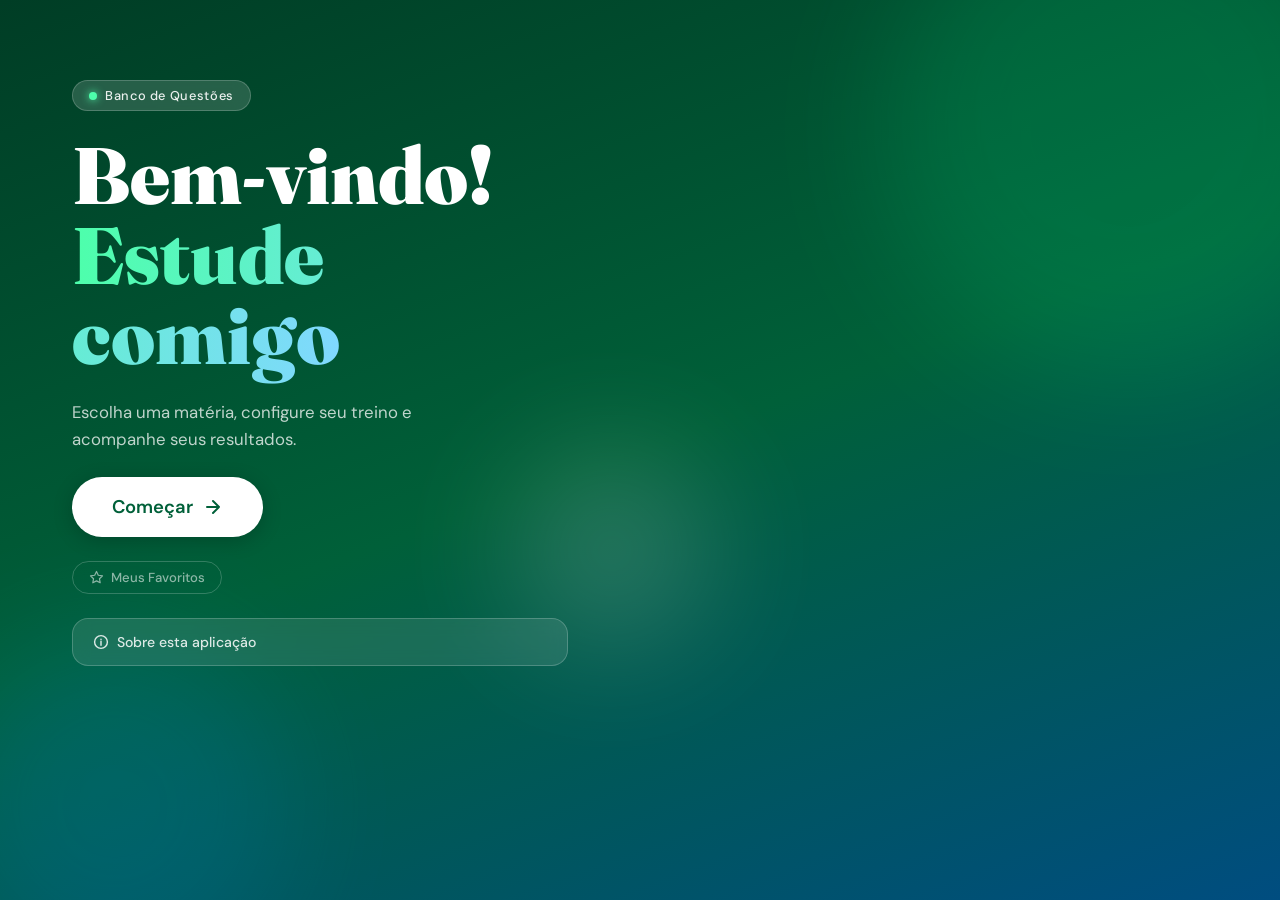
<file: index.html>
<!DOCTYPE html>
<html lang="pt-BR">
<head>
  <meta charset="UTF-8" />
  <meta name="viewport" content="width=device-width, initial-scale=1.0" />
  <title>UnB — Introdução Economia</title>
  <link rel="preconnect" href="https://fonts.googleapis.com" />
  <link href="https://fonts.googleapis.com/css2?family=Fraunces:ital,wght@0,400;0,700;0,900;1,400&family=DM+Sans:wght@300;400;500;600&display=swap" rel="stylesheet" />
  <link rel="stylesheet" href="css/base.css" />
  <link rel="stylesheet" href="css/welcome.css" />
  <link rel="stylesheet" href="css/config.css" />
  <link rel="stylesheet" href="css/quiz.css" />
  <link rel="stylesheet" href="css/results.css" />
  <link rel="stylesheet" href="css/media.css" />
  <link rel="stylesheet" href="css/utils.css" />
</head>
<body>
  <!-- Skip to main content link -->
  <a href="#main-content" class="skip-link">Pular para conteúdo principal</a>

  <!-- ══════════════ TELA 1: ABERTURA ══════════════ -->
  <div id="screen-welcome" class="screen active" role="region" aria-label="Tela inicial">
    <div class="welcome-bg">
      <div class="bg-circle c1"></div>
      <div class="bg-circle c2"></div>
      <div class="bg-circle c3"></div>
    </div>
    <div class="welcome-content">
      <div class="logo-badge">
        <span class="logo-dot"></span>
        <span class="logo-label">Banco de Questões</span>
      </div>
      <h1 class="hero-title">
        Bem-vindo!<br>
        <span class="hero-name">Estude comigo</span>
      </h1>
      <p class="hero-subtitle">Escolha uma matéria, configure seu treino e acompanhe seus resultados.</p>

      <button class="btn-primary btn-start" id="btn-start" aria-label="Começar a usar o aplicativo">
        <span>Começar</span>
        <svg width="20" height="20" viewBox="0 0 20 20" fill="none" aria-hidden="true"><path d="M4 10h12M10 4l6 6-6 6" stroke="currentColor" stroke-width="2" stroke-linecap="round" stroke-linejoin="round"/></svg>
      </button>

      <a href="favoritos.html" class="btn-ghost-link">
        <svg width="15" height="15" viewBox="0 0 20 20" fill="none"><path d="M10 2l2.4 5 5.6.8-4 3.9.9 5.3L10 14.5l-4.9 2.5.9-5.3L2 7.8l5.6-.8L10 2z" stroke="currentColor" stroke-width="1.6" stroke-linejoin="round"/></svg>
        Meus Favoritos
      </a>

      <details class="disclaimer-card" id="disclaimer">
        <summary class="disclaimer-toggle">
          <svg width="16" height="16" viewBox="0 0 20 20" fill="none"><circle cx="10" cy="10" r="8" stroke="currentColor" stroke-width="1.8"/><path d="M10 9v5M10 6.5v.5" stroke="currentColor" stroke-width="1.8" stroke-linecap="round"/></svg>
          Sobre esta aplicação
        </summary>
        <div class="disclaimer-body">
          <p>Esta aplicação é um projeto <strong>educacional, comunitário e sem fins lucrativos</strong> para ajudar estudantes a revisar e aprender através de questionários interativos.</p>
          <p>Funcionalidades:</p>
          <ul style="margin-left: 1.5em; margin-bottom: 1em;">
            <li>Múltiplos tipos de questões</li>
            <li>Filtros dinâmicos por matéria, tópico e tipo</li>
            <li>Resultados detalhados com justificativas</li>
            <li>Favoritos persistentes</li>
          </ul>
          <p class="disclaimer-note">Selecione uma matéria, configure seus filtros e comece a estudar!</p>
        </div>
      </details>
    </div>
  </div>

  <!-- ══════════════ TELA 2: CONFIGURAÇÃO ══════════════ -->
  <div id="screen-config" class="screen" role="region" aria-label="Tela de configuração">
    <header class="screen-header">
      <button class="btn-back" id="btn-back-config" aria-label="Voltar à tela inicial">
        <svg width="20" height="20" viewBox="0 0 20 20" fill="none" aria-hidden="true"><path d="M16 10H4M10 4l-6 6 6 6" stroke="currentColor" stroke-width="2" stroke-linecap="round" stroke-linejoin="round"/></svg>
      </button>
      <div class="header-brand">
        <!-- <span class="brand-saber">SABER</span> -->
        <span class="brand-unb">UnB</span>
      </div>
      <button class="btn-theme" id="btn-theme-config" aria-label="Alternar tema"></button>
    </header>

    <main class="config-body" id="config-main">
      <h1 class="config-title">Configurar<br><span>seu treino</span></h1>

      <!-- Filtro de Matéria -->
      <fieldset class="config-section">
        <legend class="section-label">Matéria</legend>
        <div class="filter-grid" id="filter-subject">
          <!-- Preenchido via JS -->
        </div>
      </fieldset>

      <!-- Filtro de Grupo -->
      <fieldset class="config-section">
        <legend class="section-label">Grupo</legend>
        <div class="filter-grid" id="filter-group">
          <!-- Preenchido via JS -->
        </div>
      </fieldset>

      <!-- Filtro de Seção -->
      <fieldset class="config-section">
        <legend class="section-label">Seção</legend>
        <div class="filter-grid" id="filter-section">
          <!-- Preenchido via JS -->
        </div>
      </fieldset>

      <!-- Filtro de Tipo -->
      <fieldset class="config-section">
        <legend class="section-label">Tipo de Questão</legend>
        <div class="filter-grid" id="filter-type">
          <!-- Preenchido via JS -->
        </div>
      </fieldset>

      <!-- Quantidade -->
      <fieldset class="config-section">
        <div class="section-label-row">
          <legend class="section-label" id="qty-label">Quantidade de questões</legend>
          <span class="qty-display" id="qty-display" aria-live="polite" aria-label="Quantidade selecionada">10</span>
        </div>
        <div class="range-wrapper">
          <span class="range-limit" aria-hidden="true">5</span>
          <input type="range" id="qty-range" min="5" max="50" value="10" aria-labelledby="qty-label" aria-valuemin="5" aria-valuemax="50" aria-valuenow="10" aria-valuetext="10 questões" />
          <span class="range-limit" aria-hidden="true">50</span>
        </div>
      </fieldset>

      <div class="config-footer">
        <p class="config-info" id="config-info" aria-live="polite" aria-atomic="true">Carregando questões...</p>
        <button class="btn-primary" id="btn-start-quiz" disabled aria-label="Iniciar questionário com questões configuradas">
          <span>Iniciar Questionário</span>
          <svg width="20" height="20" viewBox="0 0 20 20" fill="none" aria-hidden="true"><path d="M4 10h12M10 4l6 6-6 6" stroke="currentColor" stroke-width="2" stroke-linecap="round" stroke-linejoin="round"/></svg>
        </button>
      </div>
    </main>
  </div>

  <!-- ══════════════ TELA 3: QUESTIONÁRIO ══════════════ -->
  <div id="screen-quiz" class="screen" role="region" aria-label="Tela de quiz">
    <header class="quiz-header">
      <div class="quiz-meta">
        <button class="btn-back btn-back-quiz" id="btn-back-quiz" aria-label="Voltar à configuração">
          <svg width="18" height="18" viewBox="0 0 20 20" fill="none" aria-hidden="true"><path d="M16 10H4M10 4l-6 6 6 6" stroke="currentColor" stroke-width="2" stroke-linecap="round" stroke-linejoin="round"/></svg>
        </button>
        <span class="quiz-chapter-tag" id="quiz-chapter-tag" aria-label="Seção atual">Cap. —</span>
        <span class="quiz-counter" id="quiz-counter" aria-live="polite" aria-label="Progresso do questionário">1 / 10</span>
        <button class="btn-theme" id="btn-theme-quiz" aria-label="Alternar tema"></button>
      </div>
      <div class="progress-bar-wrap">
        <div class="progress-bar-fill" id="progress-bar"></div>
      </div>
    </header>

    <main class="quiz-body" id="quiz-main">
      <h2 class="sr-only" id="question-title">Questão</h2>
      <div class="question-command" id="question-command" aria-labelledby="question-title">Carregando...</div>
      <fieldset class="alternatives-fieldset">
        <legend class="sr-only">Alternativas</legend>
        <ul class="alternatives-list" id="alternatives-list" role="radiogroup" aria-labelledby="question-title">
          <!-- Preenchido via JS -->
        </ul>
      </fieldset>
      <span class="question-section-id" id="question-section-id" aria-label="Seção da questão"></span>
    </main>

    <footer class="quiz-footer">
      <button class="btn-secondary" id="btn-prev-q" disabled aria-label="Questão anterior">
        <svg width="18" height="18" viewBox="0 0 20 20" fill="none" aria-hidden="true"><path d="M16 10H4M10 4l-6 6 6 6" stroke="currentColor" stroke-width="2" stroke-linecap="round" stroke-linejoin="round"/></svg>
        Anterior
      </button>
      <button class="btn-primary" id="btn-next-q" disabled aria-label="Próxima questão ou finalizar">
        Próxima
        <svg width="18" height="18" viewBox="0 0 20 20" fill="none" aria-hidden="true"><path d="M4 10h12M10 4l6 6-6 6" stroke="currentColor" stroke-width="2" stroke-linecap="round" stroke-linejoin="round"/></svg>
      </button>
    </footer>
  </div>

  <!-- ══════════════ TELA 4: RESULTADOS ══════════════ -->
  <div id="screen-results" class="screen" role="region" aria-label="Tela de resultados">
    <header class="screen-header results-header">
      <div class="header-brand">
        <!-- <span class="brand-saber">SABER</span> -->
        <span class="brand-unb">UnB</span>
      </div>
      <button class="btn-theme" id="btn-theme-results" aria-label="Alternar tema"></button>
    </header>

    <main class="results-hero" id="results-main">
      <h1 class="sr-only">Resultados do questionário</h1>
      <div class="score-ring" id="score-ring" aria-label="Resultado do questionário">
        <svg viewBox="0 0 120 120" aria-hidden="true">
          <circle class="ring-bg" cx="60" cy="60" r="50"/>
          <circle class="ring-fill" id="ring-fill" cx="60" cy="60" r="50" stroke-dasharray="314" stroke-dashoffset="314"/>
        </svg>
        <div class="score-text">
          <span class="score-pct" id="score-pct" aria-label="Percentual de acertos">0%</span>
          <span class="score-label">acertos</span>
        </div>
      </div>
      <p class="score-message" id="score-message" aria-live="polite" aria-atomic="true">Bom trabalho!</p>
    </main>

    <section class="results-summary" id="results-summary" aria-labelledby="summary-title">
      <h2 class="sr-only" id="summary-title">Resumo das respostas</h2>
      <!-- Preenchido via JS -->
    </section>

    <div class="results-actions">
      <button class="btn-secondary" id="btn-retry" aria-label="Refazer o questionário com as mesmas questões">
        <svg width="18" height="18" viewBox="0 0 20 20" fill="none" aria-hidden="true"><path d="M4 10a6 6 0 1 1 1.5 4" stroke="currentColor" stroke-width="2" stroke-linecap="round"/><path d="M4 14v-4h4" stroke="currentColor" stroke-width="2" stroke-linecap="round" stroke-linejoin="round"/></svg>
        Refazer
      </button>
      <button class="btn-primary" id="btn-new-quiz" aria-label="Começar um novo questionário">
        Nova prova
        <svg width="18" height="18" viewBox="0 0 20 20" fill="none" aria-hidden="true"><path d="M4 10h12M10 4l6 6-6 6" stroke="currentColor" stroke-width="2" stroke-linecap="round" stroke-linejoin="round"/></svg>
      </button>
    </div>
  </div>

  <!-- ══════════════ LOADER ══════════════ -->
  <div id="loader" class="loader-overlay" role="status" aria-live="polite" aria-label="Carregando">
    <div class="loader-spinner" aria-hidden="true"></div>
    <p>Carregando questões…</p>
  </div>

  <!-- Modal de diálogo genérica (para confirmações) -->
  <div id="modal-dialog" class="modal-overlay" role="dialog" aria-modal="true" aria-labelledby="modal-title" hidden>
    <div class="modal-content">
      <h2 id="modal-title" class="modal-title"></h2>
      <p id="modal-message" class="modal-message"></p>
      <div class="modal-buttons">
        <button id="modal-confirm" class="btn-primary">Confirmar</button>
        <button id="modal-cancel" class="btn-secondary">Cancelar</button>
      </div>
    </div>
  </div>

  <script src="app.js"></script>
</body>
</html>
</file>
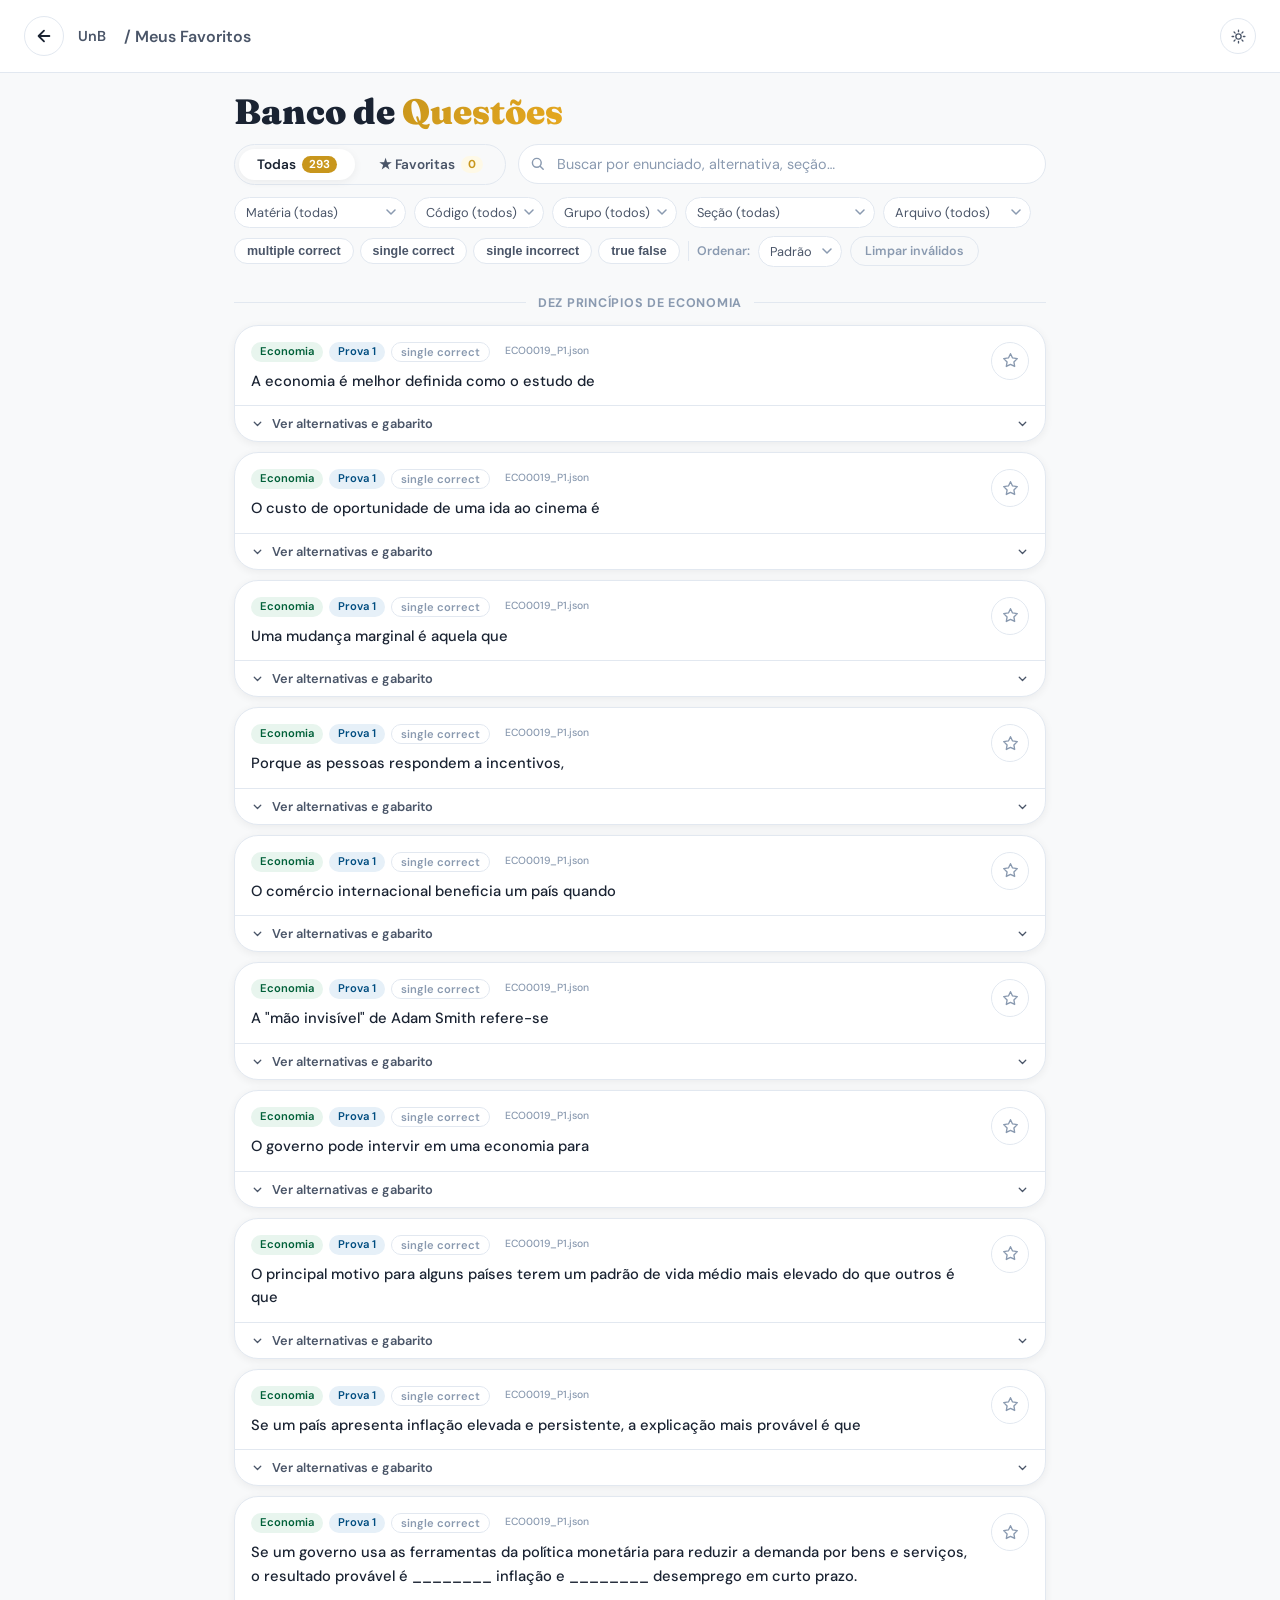
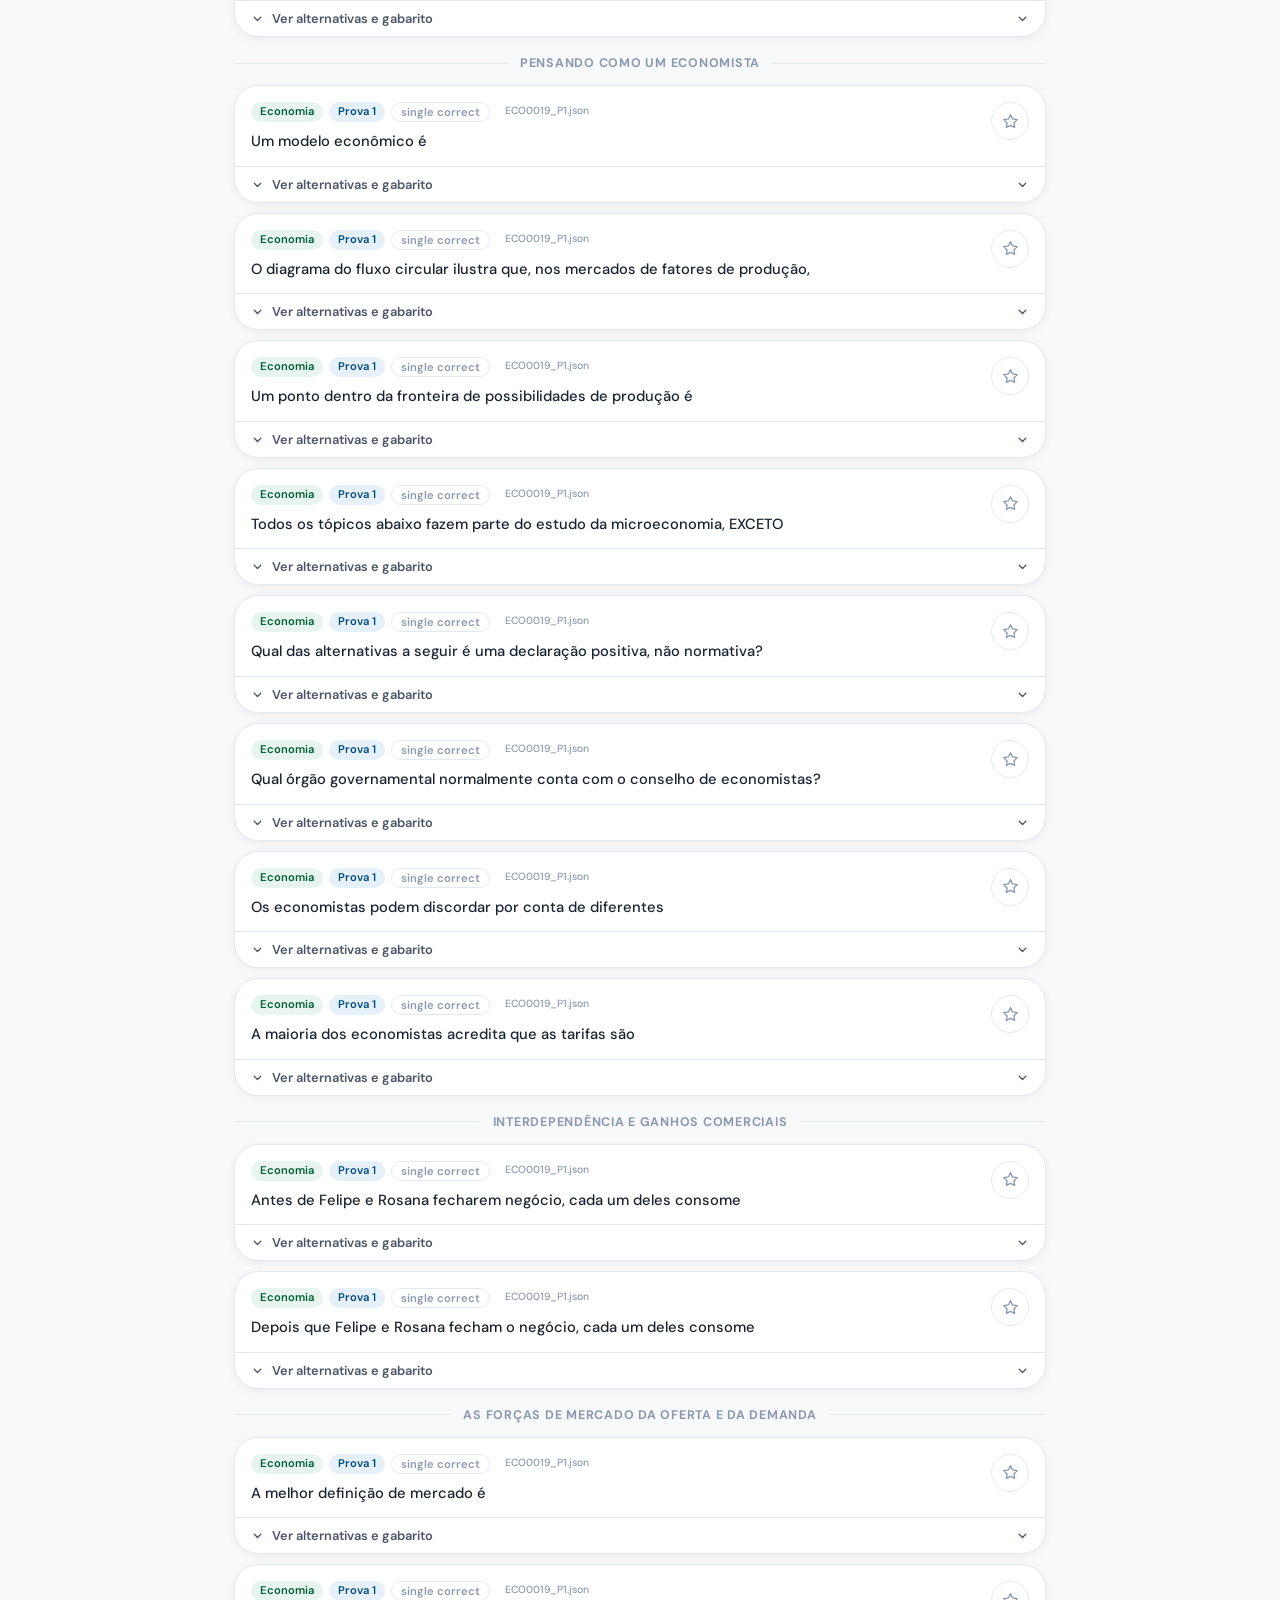
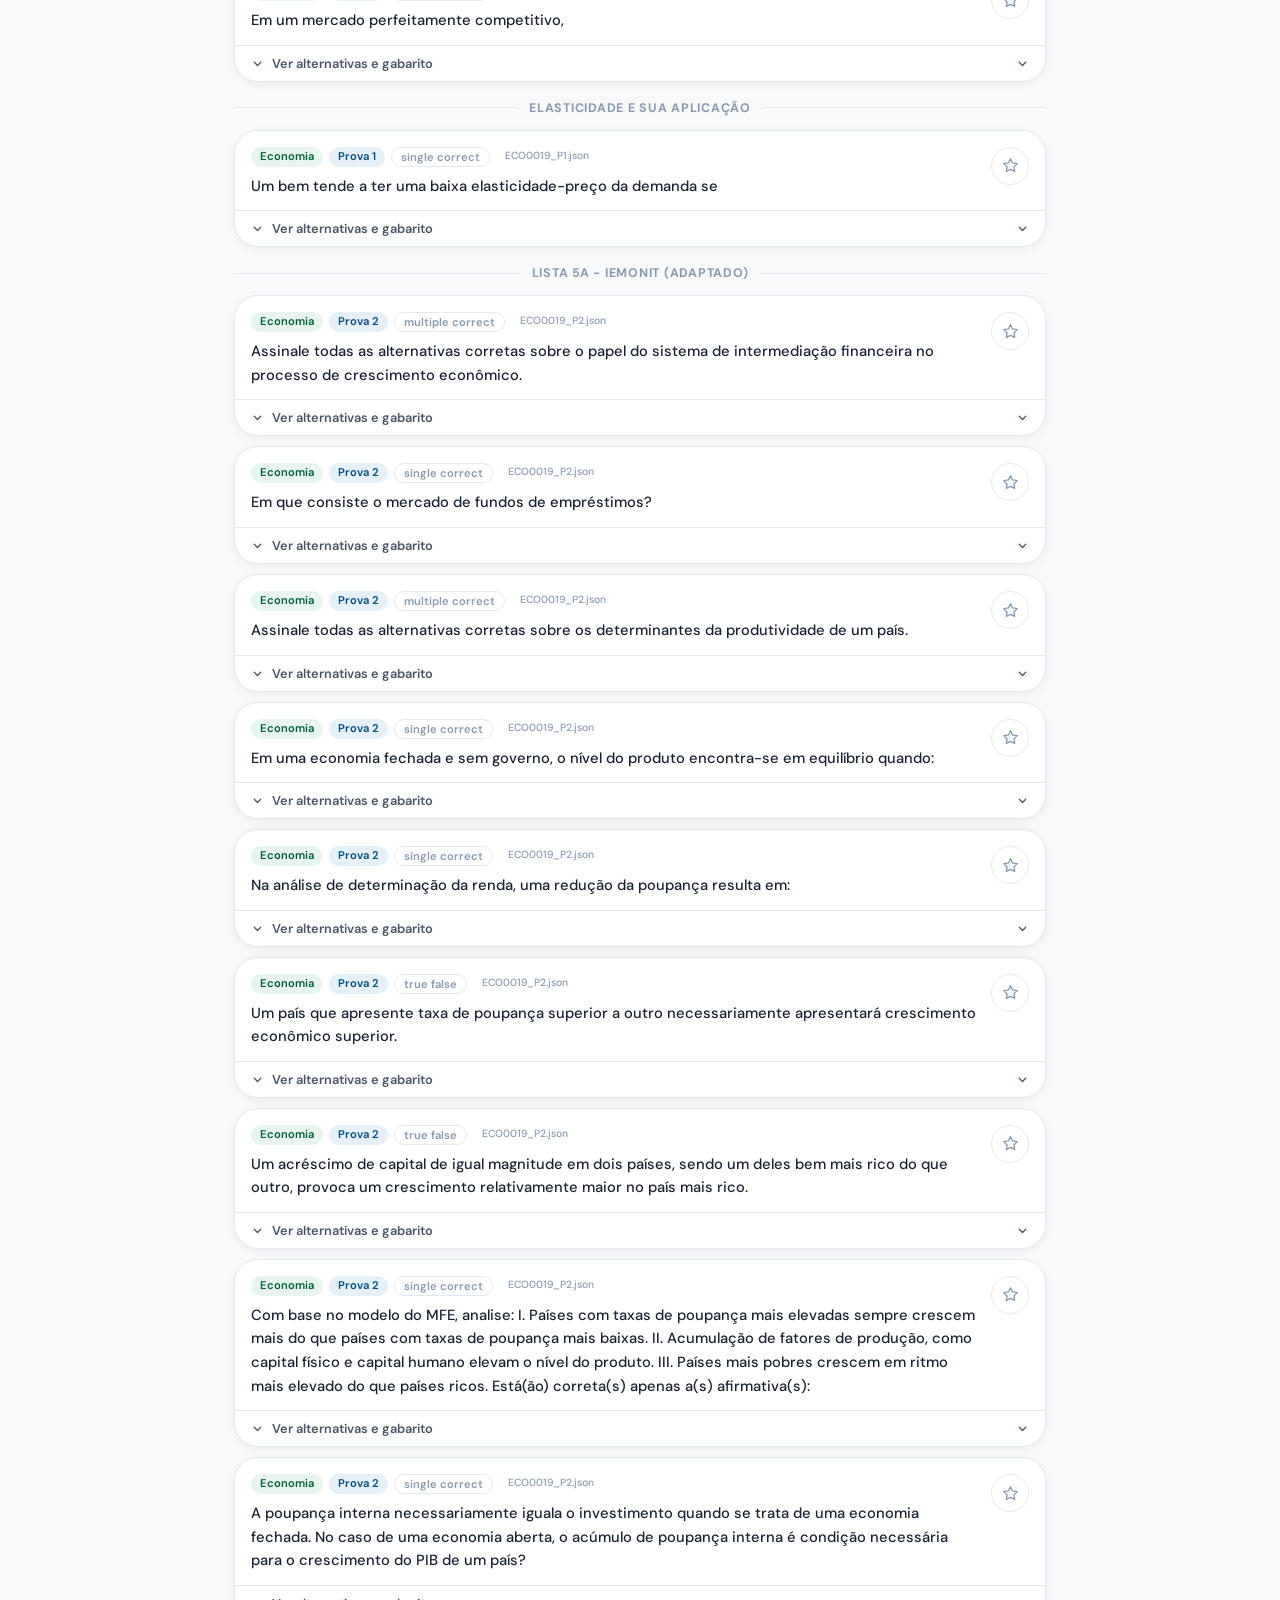
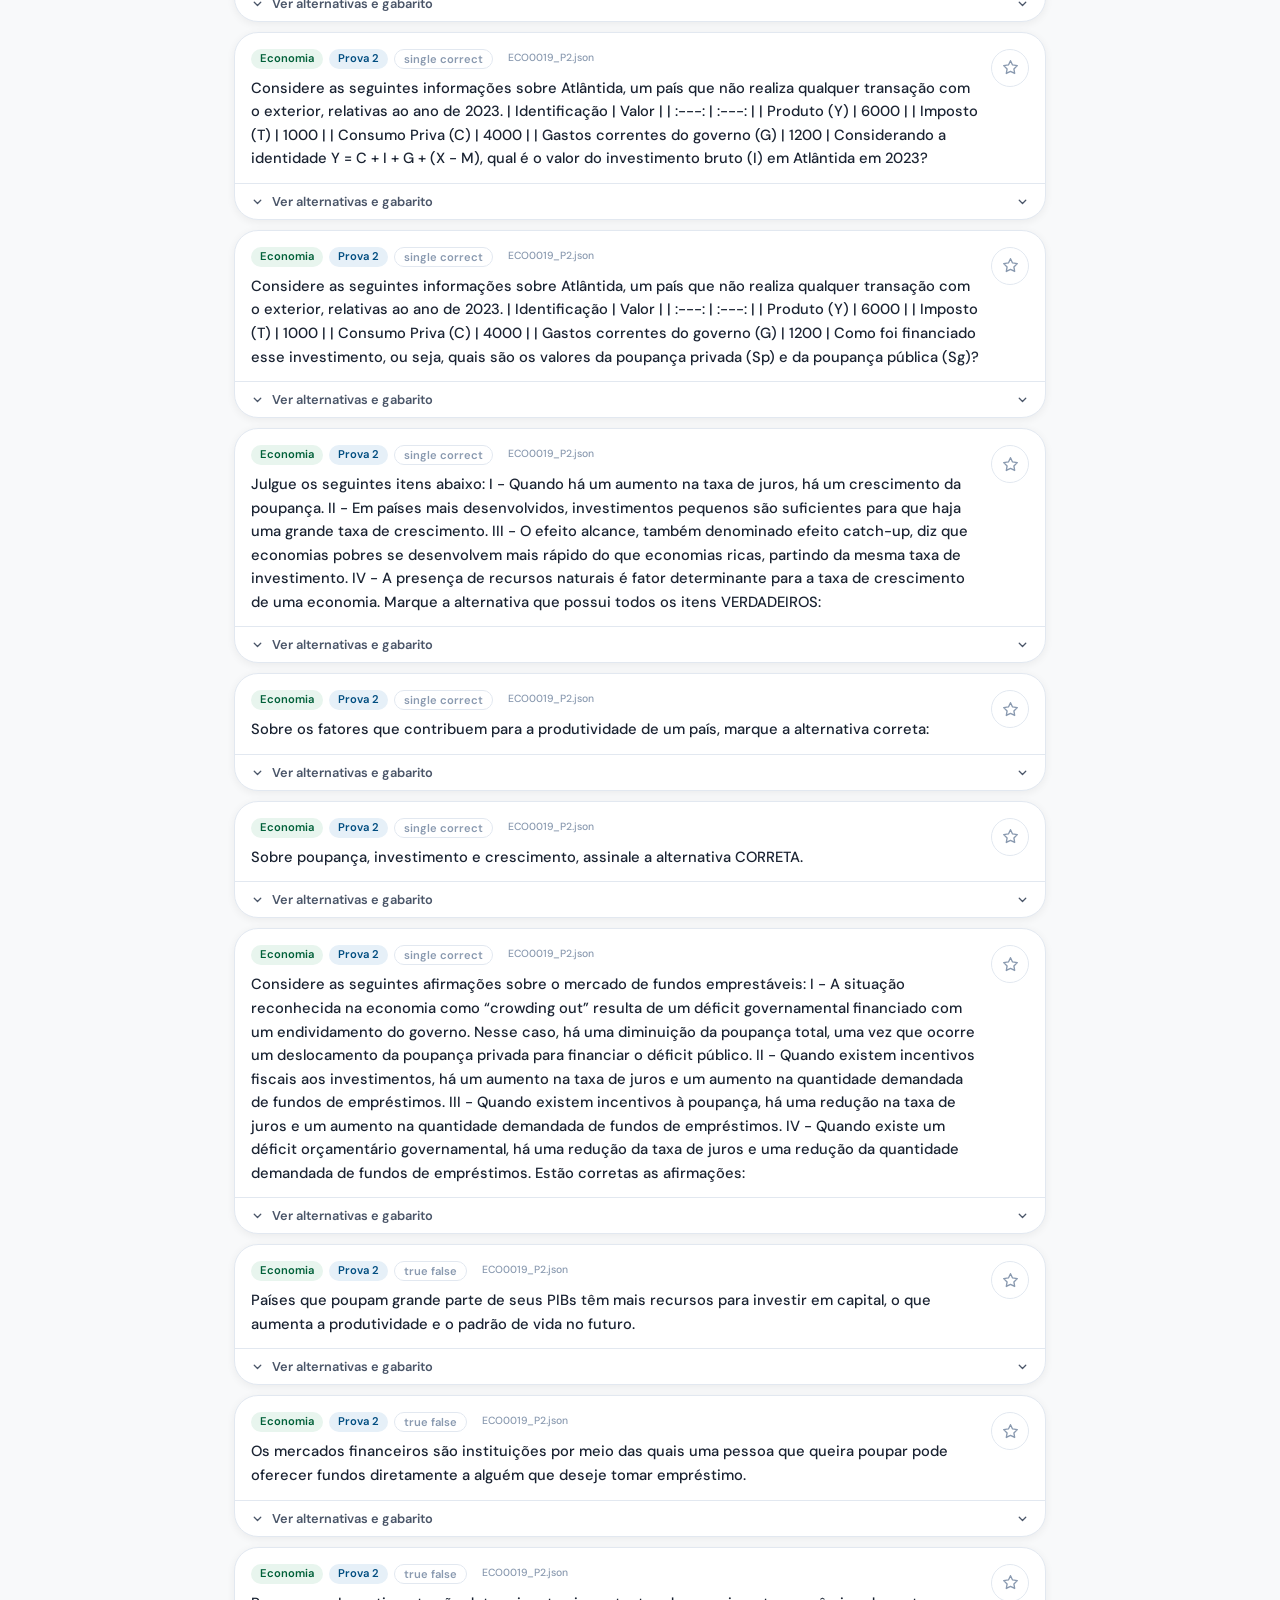
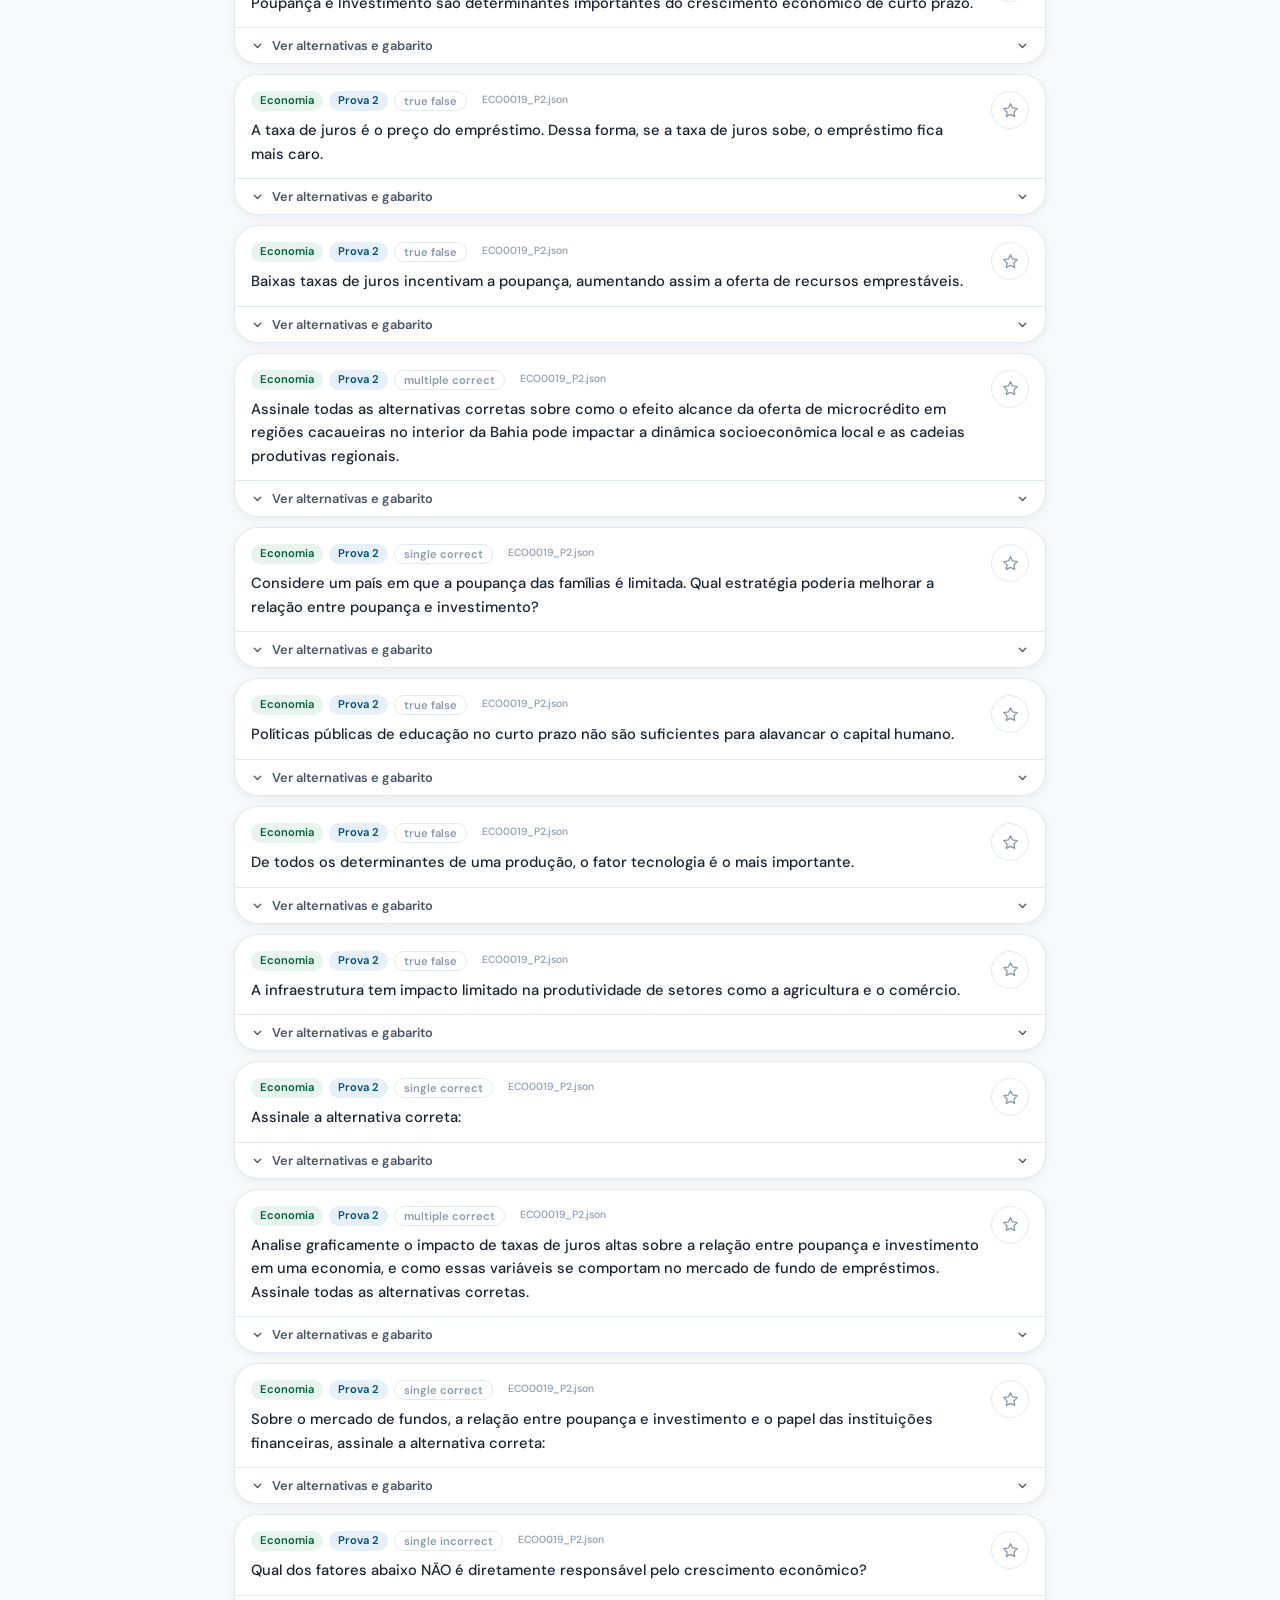
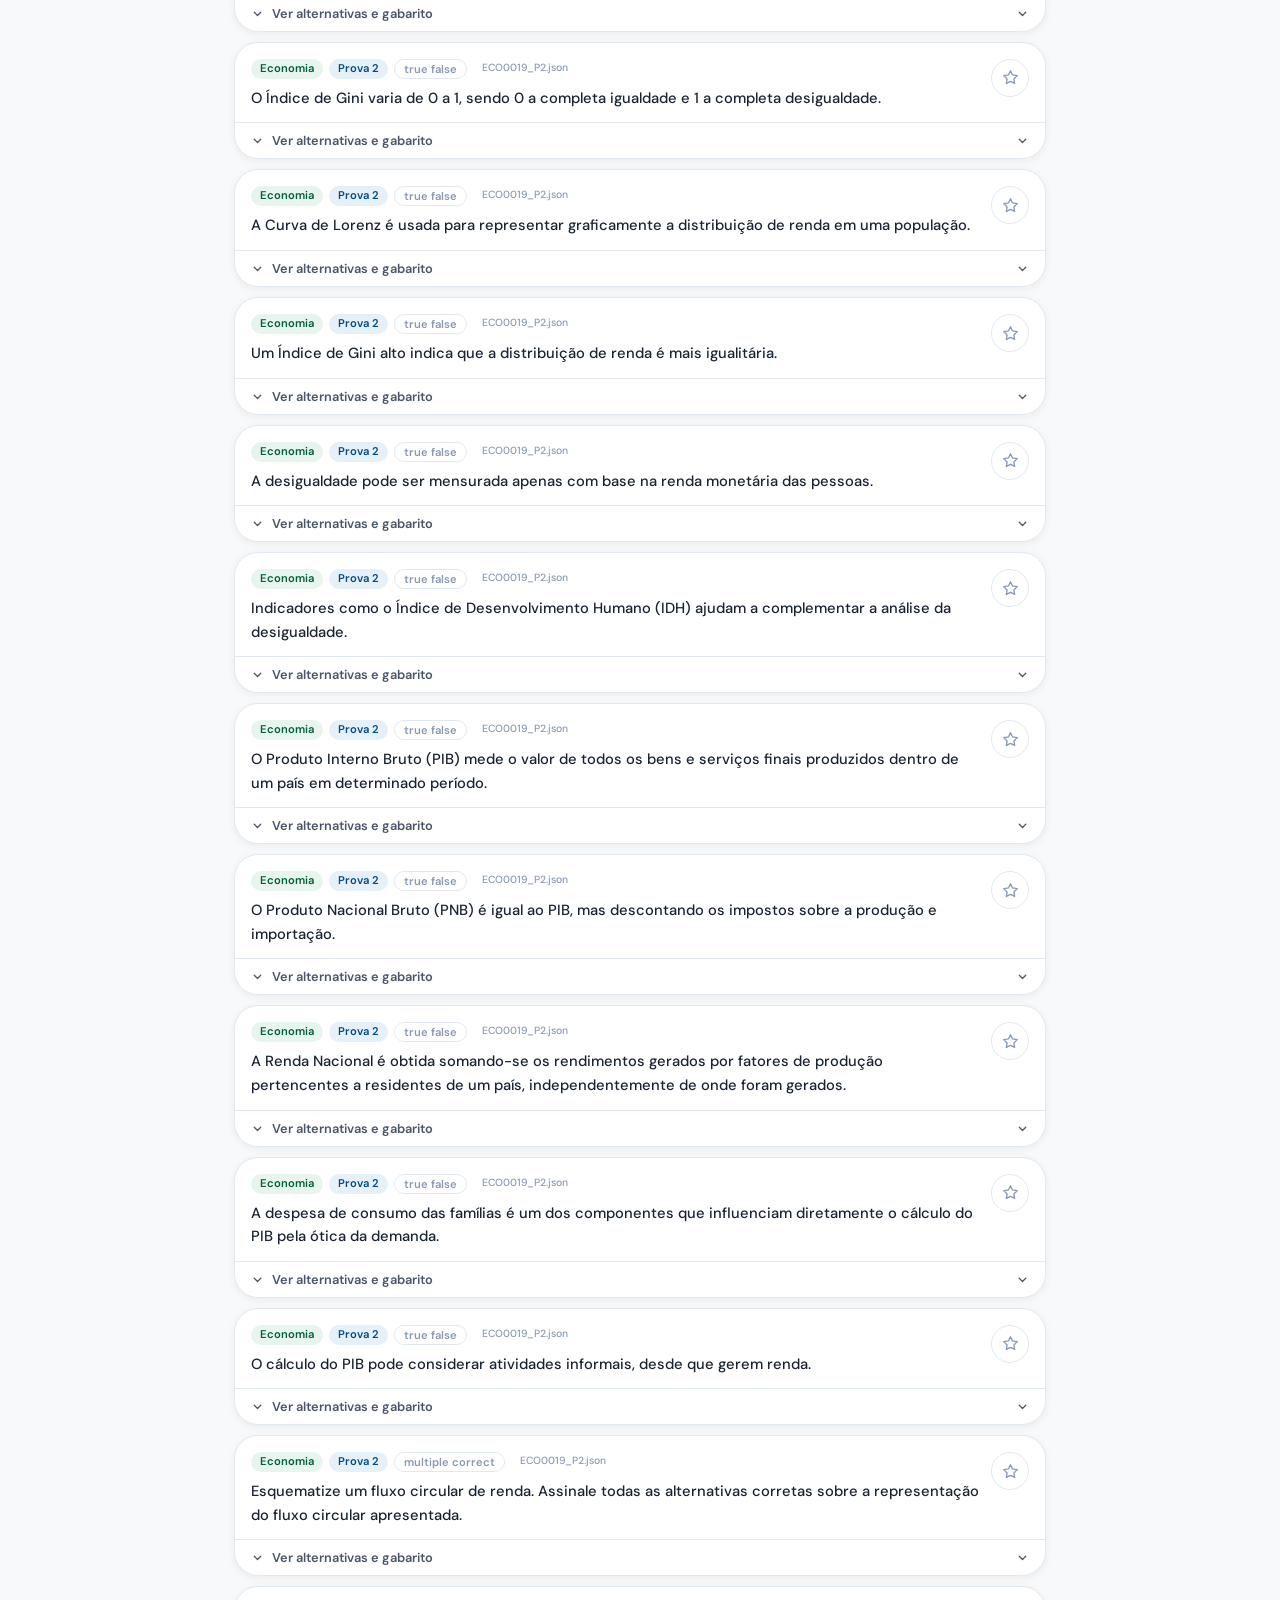
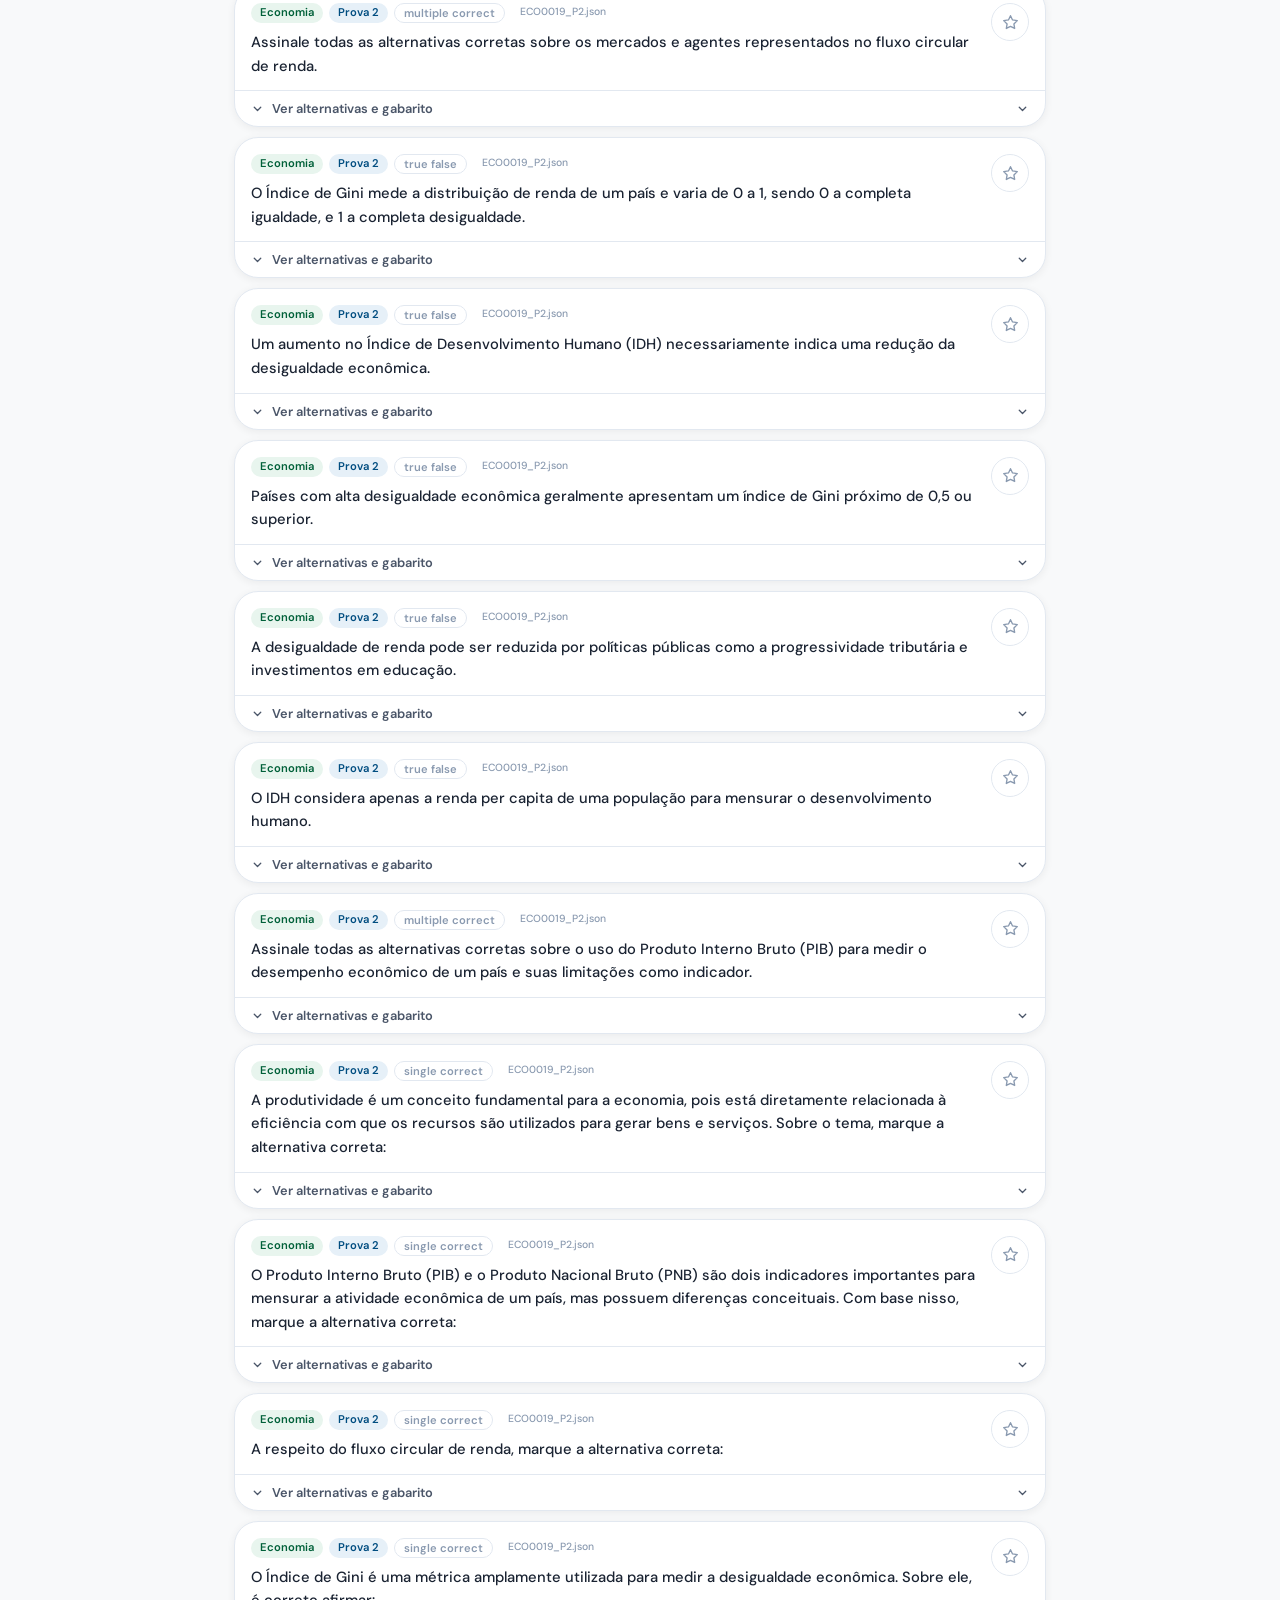
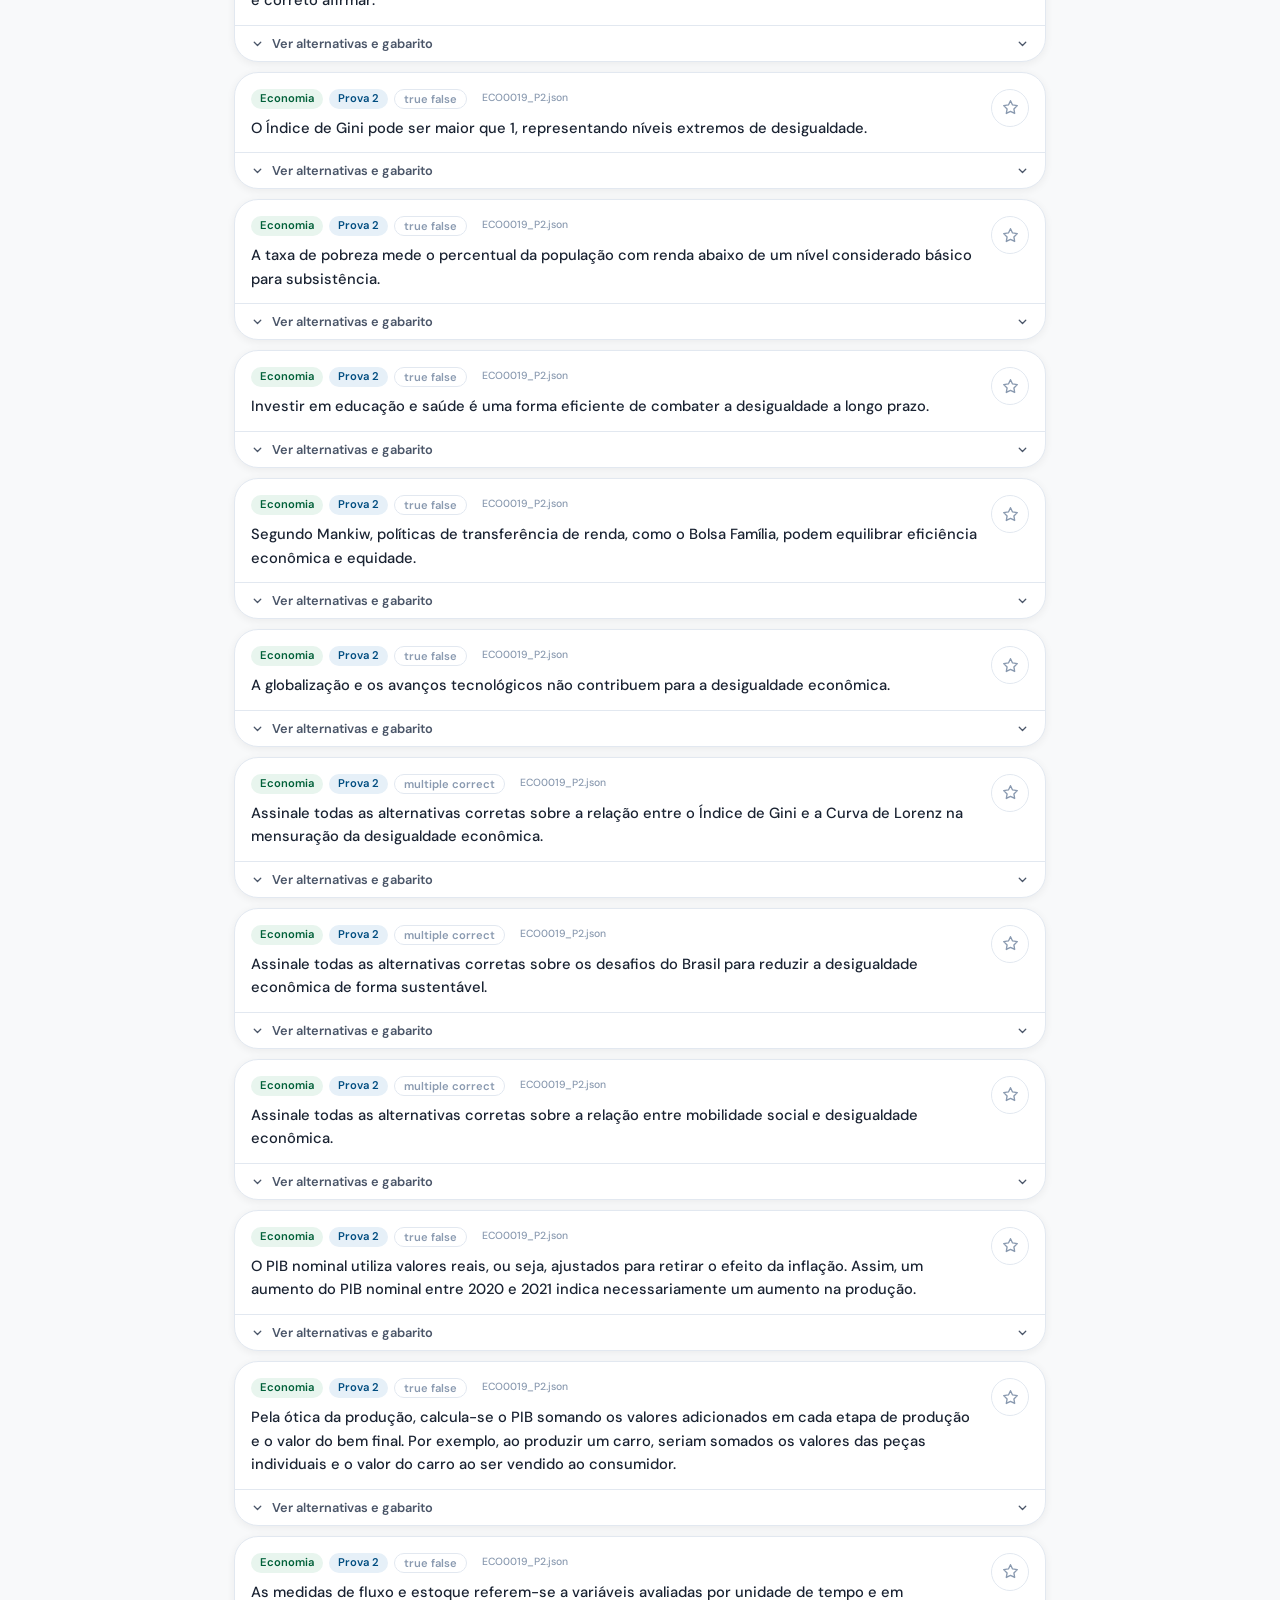
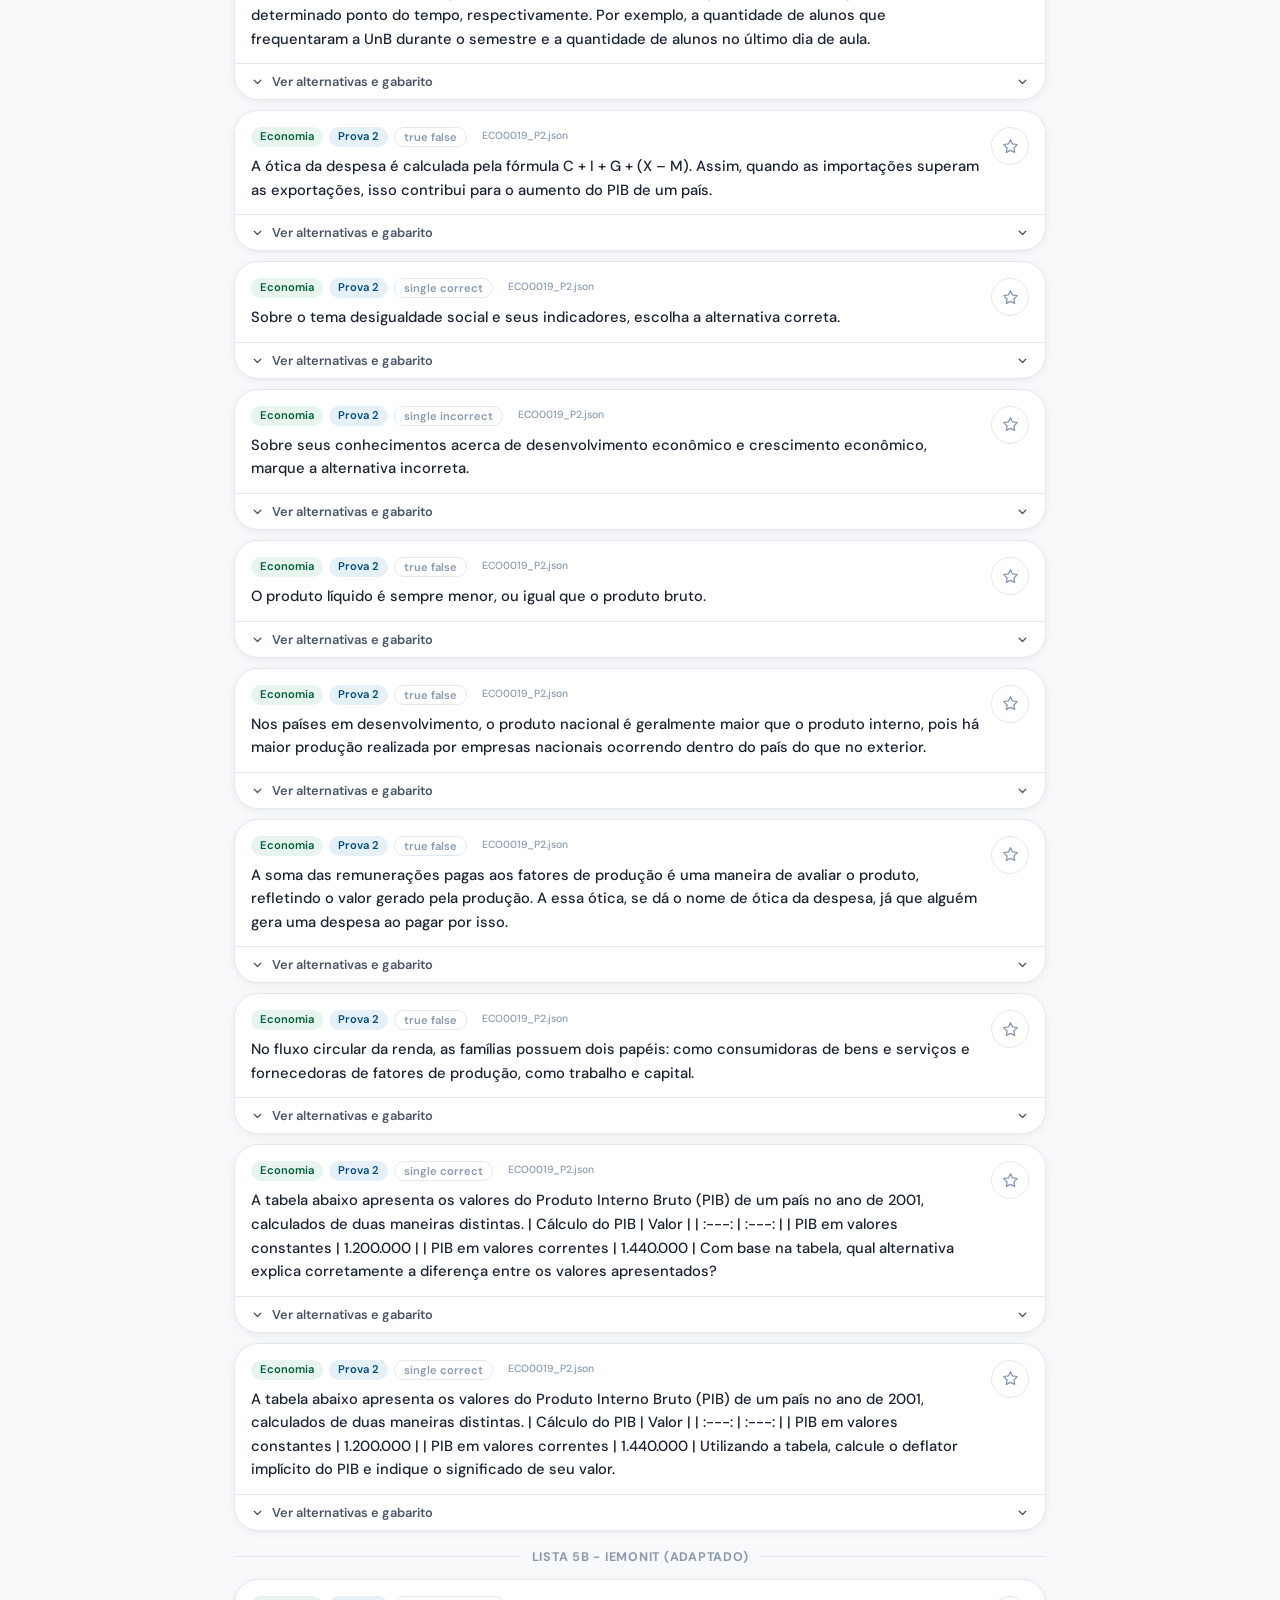
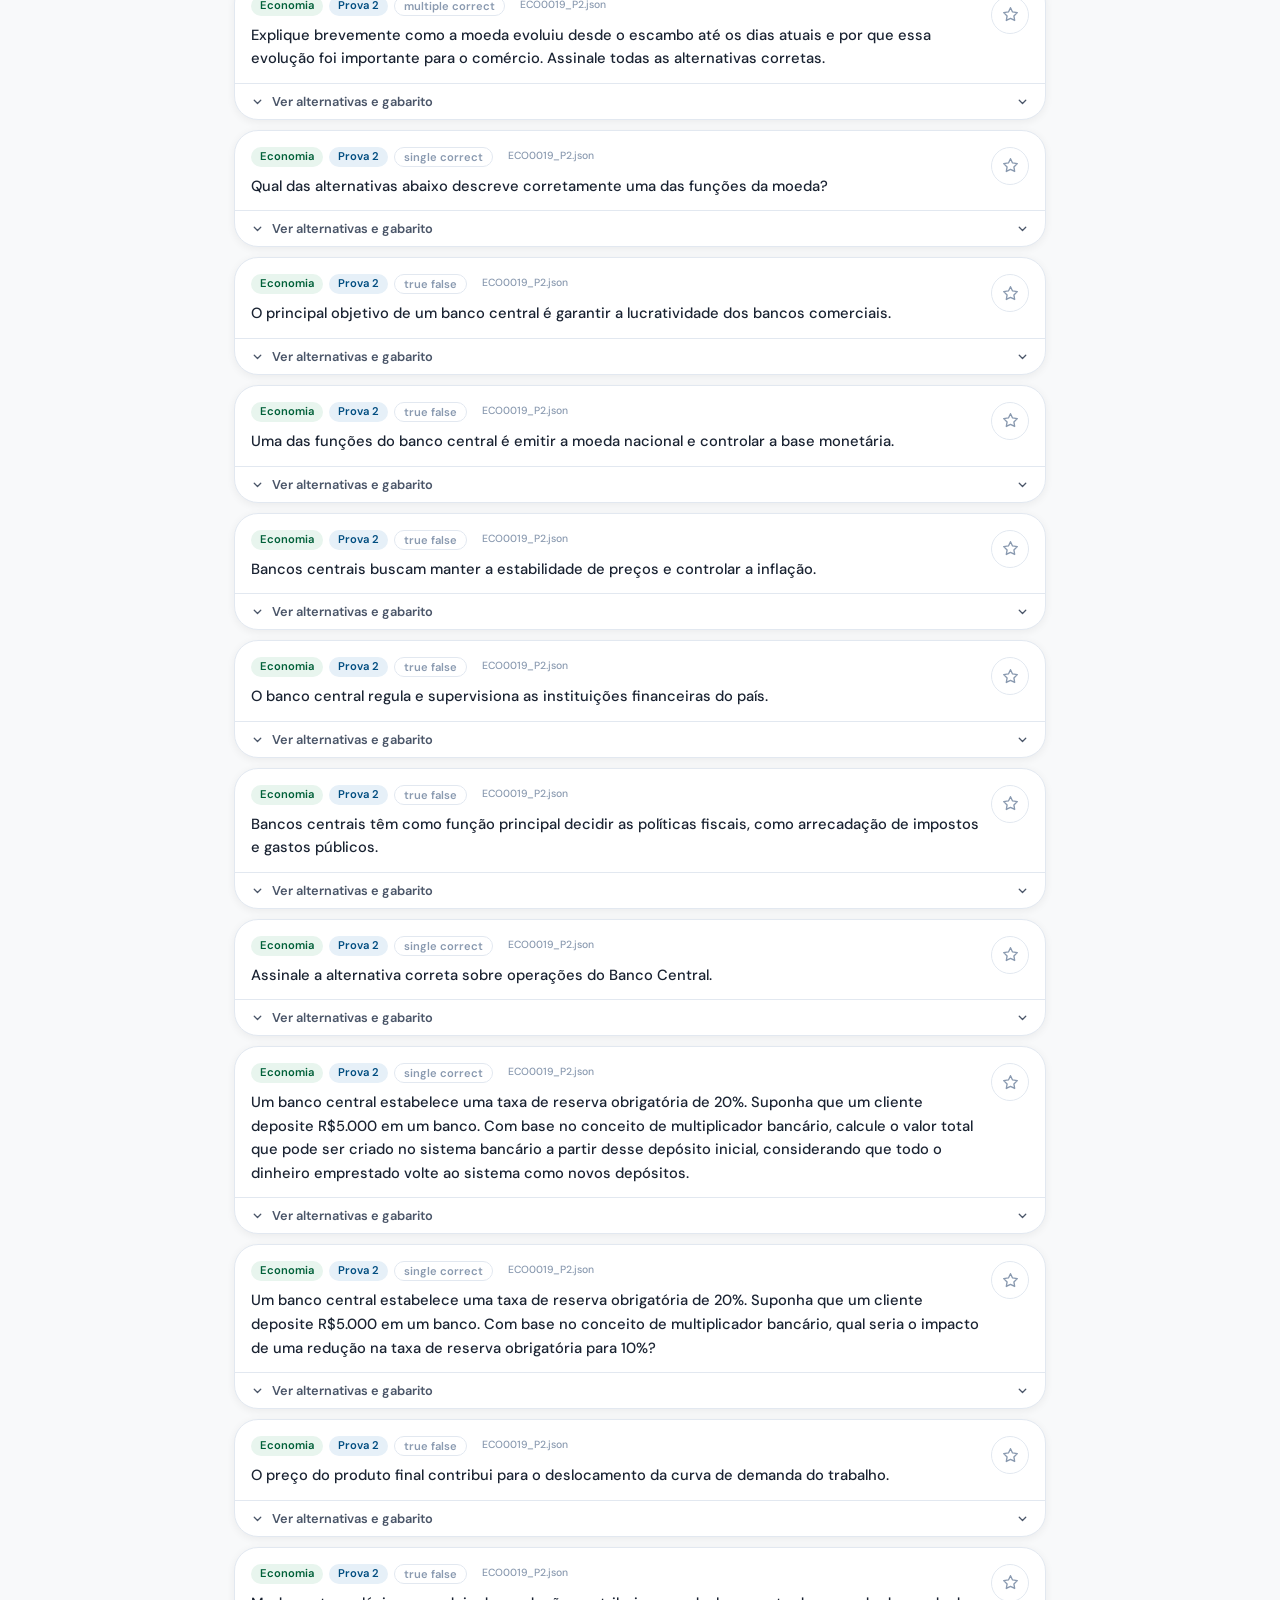
<file: favoritos.html>
<!DOCTYPE html>
<html lang="pt-BR">
<head>
  <meta charset="UTF-8" />
  <meta name="viewport" content="width=device-width, initial-scale=1.0" />
  <title>Favoritos — SABER UnB</title>
  <link rel="preconnect" href="https://fonts.googleapis.com" />
  <link href="https://fonts.googleapis.com/css2?family=Fraunces:ital,wght@0,400;0,700;0,900;1,400&family=DM+Sans:wght@300;400;500;600&display=swap" rel="stylesheet" />
  <style>
    *, *::before, *::after { box-sizing: border-box; margin: 0; padding: 0; }
    :root {
      --verde: #006039; --verde-light: #007a49; --verde-pale: #e8f5ee;
      --azul: #004D80; --azul-pale: #e6f0f8;
      --offwhite: #f8f9fa; --white: #fff;
      --text-dark: #1a2332; --text-mid: #4a5568; --text-light: #8a9ab0;
      --border: #e2e8f0;
      --gold: #c8961c; --gold-pale: #fef9e7;
      --radius-sm: 10px; --radius-md: 16px; --radius-lg: 24px;
      --shadow-sm: 0 2px 8px rgba(0,0,0,.06); --shadow-md: 0 6px 24px rgba(0,0,0,.10);
      --t: .22s cubic-bezier(.4,0,.2,1);
    }
    body.theme-dark {
      --offwhite: #0f172a; --white: #1e293b;
      --text-dark: #f1f5f9; --text-mid: #94a3b8; --text-light: #64748b;
      --border: #334155;
      --verde-pale: rgba(0,96,57,0.25); --azul-pale: rgba(0,77,128,0.25);
      --gold-pale: rgba(200,150,28,0.15);
    }
    html { font-size: 16px; }
    body { font-family: 'DM Sans', sans-serif; background: var(--offwhite); color: var(--text-dark); min-height: 100dvh; }

    /* ── HEADER ── */
    .fav-header {
      background: var(--white); border-bottom: 1px solid var(--border);
      padding: 16px 24px; display: flex; align-items: center; gap: 14px;
      position: sticky; top: 0; z-index: 20;
    }
    .btn-back {
      width: 40px; height: 40px; border-radius: 50%;
      border: 1.5px solid var(--border); background: transparent;
      display: flex; align-items: center; justify-content: center;
      cursor: pointer; color: var(--text-dark); flex-shrink: 0;
      transition: border-color var(--t), background var(--t), color var(--t);
      text-decoration: none;
    }
    .btn-back:hover { border-color: var(--verde); background: var(--verde-pale); color: var(--verde); }
    .header-brand { display: flex; align-items: baseline; gap: 4px; }
    .brand-unb { font-size: .9rem; font-weight: 600; color: var(--text-mid); }
    .header-title { font-size: 1rem; font-weight: 600; color: var(--text-mid); margin-left: 4px; }
    .btn-theme {
      width: 36px; height: 36px; border-radius: 50%;
      border: 1.5px solid var(--border); background: transparent;
      display: flex; align-items: center; justify-content: center;
      cursor: pointer; color: var(--text-mid); flex-shrink: 0; margin-left: auto;
      transition: border-color var(--t), background var(--t), color var(--t);
    }
    .btn-theme:hover { border-color: var(--verde); background: var(--verde-pale); color: var(--verde); }

    /* ── TOOLBAR ── */
    .toolbar {
      max-width: 860px; margin: 0 auto; padding: 20px 24px 0;
      display: flex; flex-wrap: wrap; align-items: center; gap: 12px;
    }
    .toolbar-title {
      font-family: 'Fraunces', serif;
      font-size: clamp(1.6rem, 4vw, 2.2rem); font-weight: 900; line-height: 1.1; flex: 1 0 100%;
    }
    .toolbar-title span {
      background: linear-gradient(135deg, var(--gold), #e6a820);
      -webkit-background-clip: text; -webkit-text-fill-color: transparent; background-clip: text;
    }
    .view-tabs { display: flex; gap: 6px; background: var(--offwhite); border: 1px solid var(--border); padding: 4px; border-radius: 100px; }
    .view-tab {
      padding: 7px 18px; border-radius: 100px; border: none; background: transparent;
      cursor: pointer; font-family: 'DM Sans', sans-serif; font-size: .85rem; font-weight: 600;
      color: var(--text-mid); transition: all var(--t); display: flex; align-items: center; gap: 6px;
    }
    .view-tab.active { background: var(--white); color: var(--text-dark); box-shadow: var(--shadow-sm); }
    .tab-count { background: var(--gold-pale); color: var(--gold); font-size: .72rem; font-weight: 700; padding: 1px 7px; border-radius: 100px; }
    .view-tab.active .tab-count { background: var(--gold); color: white; }
    .search-wrap { flex: 1; min-width: 220px; position: relative; }
    .search-wrap svg { position: absolute; left: 12px; top: 50%; transform: translateY(-50%); color: var(--text-light); pointer-events: none; }
    .search-input {
      width: 100%; padding: 10px 12px 10px 38px; border: 1.5px solid var(--border); border-radius: 100px;
      background: var(--white); font-family: 'DM Sans', sans-serif; font-size: .9rem; color: var(--text-dark);
      outline: none; transition: border-color var(--t);
    }
    .search-input:focus { border-color: var(--verde); }
    .search-input::placeholder { color: var(--text-light); }

    /* ── FILTER BAR ── */
    .filter-bar {
      max-width: 860px; margin: 0 auto; padding: 12px 24px 4px;
      display: flex; flex-wrap: wrap; gap: 8px; align-items: center;
    }
    .filter-select {
      padding: 6px 26px 6px 11px; border: 1.5px solid var(--border); border-radius: 100px;
      background: var(--white); font-family: 'DM Sans', sans-serif; font-size: .8rem;
      color: var(--text-mid); cursor: pointer; outline: none; transition: border-color var(--t), background var(--t), color var(--t);
      appearance: none; -webkit-appearance: none;
      background-image: url("data:image/svg+xml,%3Csvg xmlns='http://www.w3.org/2000/svg' width='10' height='6' viewBox='0 0 10 6'%3E%3Cpath d='M1 1l4 4 4-4' stroke='%238a9ab0' stroke-width='1.5' stroke-linecap='round' stroke-linejoin='round' fill='none'/%3E%3C/svg%3E");
      background-repeat: no-repeat; background-position: right 9px center;
      max-width: 190px;
    }
    .filter-select:focus { border-color: var(--verde); }
    .filter-select.has-value { border-color: var(--verde); background-color: var(--verde-pale); color: var(--verde); }
    .type-chips { display: flex; gap: 6px; flex-wrap: wrap; align-items: center; }
    .type-chip {
      padding: 5px 12px; border-radius: 100px; border: 1.5px solid var(--border); background: var(--white);
      font-size: .78rem; font-weight: 600; color: var(--text-mid); cursor: pointer; transition: all var(--t);
    }
    .type-chip.active { border-color: var(--verde); background: var(--verde-pale); color: var(--verde); }
    .filter-divider { width: 1px; height: 20px; background: var(--border); flex-shrink: 0; }
    .sort-label { font-size: .78rem; font-weight: 600; color: var(--text-light); white-space: nowrap; }
    .btn-clear-invalid {
      padding: 6px 14px; border: 1.5px solid var(--border); border-radius: 100px;
      background: transparent; font-family: 'DM Sans', sans-serif; font-size: .78rem; font-weight: 600;
      color: var(--text-light); cursor: pointer; transition: all var(--t); white-space: nowrap;
    }
    .btn-clear-invalid:hover { border-color: #e53e3e; color: #e53e3e; background: #fde8e8; }

    /* ── MAIN ── */
    .fav-main { max-width: 860px; margin: 0 auto; padding: 16px 24px 60px; display: flex; flex-direction: column; gap: 10px; }
    .empty-state { text-align: center; padding: 60px 20px; color: var(--text-light); }
    .empty-state svg { margin-bottom: 16px; opacity: .35; }
    .empty-state p { font-size: 1rem; line-height: 1.6; }
    .empty-state strong { color: var(--text-mid); }

    /* ── SECTION SEPARATOR ── */
    .chapter-sep { display: flex; align-items: center; gap: 12px; margin: 8px 0 4px; }
    .chapter-sep-line { flex: 1; height: 1px; background: var(--border); }
    .chapter-sep-label { font-size: .78rem; font-weight: 700; letter-spacing: .06em; text-transform: uppercase; color: var(--text-light); white-space: nowrap; }

    /* ── CARD ── */
    .q-card {
      background: var(--white); border: 1.5px solid var(--border); border-radius: var(--radius-lg);
      box-shadow: var(--shadow-sm); overflow: hidden;
      transition: box-shadow var(--t), border-color var(--t);
      animation: fadeUp .25s ease both;
    }
    .q-card:hover { box-shadow: var(--shadow-md); }
    .q-card.favorited { border-color: var(--gold); }
    @keyframes fadeUp { from { opacity: 0; transform: translateY(10px); } to { opacity: 1; transform: translateY(0); } }

    .q-card-top { display: flex; align-items: flex-start; gap: 12px; padding: 16px 16px 12px; }
    .q-card-meta { flex: 1; min-width: 0; }
    .q-card-tags { display: flex; gap: 6px; flex-wrap: wrap; margin-bottom: 8px; }
    .tag { font-size: .7rem; font-weight: 600; padding: 2px 9px; border-radius: 100px; white-space: nowrap; }
    .tag-subject { background: var(--verde-pale); color: var(--verde); }
    .tag-group { background: var(--azul-pale); color: var(--azul); }
    .tag-type { color: var(--text-light); background: transparent; border: 1px solid var(--border); }
    .tag-source { color: var(--text-light); font-size: .65rem; font-weight: 500; }
    .tag-date { color: var(--gold); font-size: .65rem; font-weight: 600; }
    .q-command { font-size: .92rem; line-height: 1.6; color: var(--text-dark); font-weight: 500; }

    .btn-star {
      width: 38px; height: 38px; flex-shrink: 0; border-radius: 50%;
      border: 1.5px solid var(--border); background: transparent;
      display: flex; align-items: center; justify-content: center;
      cursor: pointer; transition: all var(--t); color: var(--text-light);
    }
    .btn-star:hover { border-color: var(--gold); color: var(--gold); background: var(--gold-pale); }
    .btn-star.starred { border-color: var(--gold); background: var(--gold-pale); color: var(--gold); }
    .btn-star.starred svg { fill: var(--gold); }

    .q-expand-toggle {
      display: flex; align-items: center; gap: 8px; padding: 9px 16px;
      border-top: 1px solid var(--border); background: none;
      border-bottom: none; border-left: none; border-right: none;
      width: 100%; cursor: pointer; font-family: 'DM Sans', sans-serif;
      font-size: .8rem; font-weight: 600; color: var(--text-mid); text-align: left;
      transition: background var(--t), color var(--t);
    }
    .q-expand-toggle:hover { background: var(--offwhite); color: var(--verde); }
    .toggle-icon { margin-left: auto; transition: transform var(--t); }
    .q-expand-toggle.open .toggle-icon { transform: rotate(180deg); }

    .q-details { display: none; padding: 0 16px 16px; border-top: 1px solid var(--border); }
    .q-details.open { display: block; }
    .alt-list { list-style: none; display: flex; flex-direction: column; gap: 7px; padding: 12px 0 10px; }
    .alt-row {
      display: flex; align-items: flex-start; gap: 10px; padding: 9px 12px;
      border-radius: var(--radius-sm); font-size: .86rem; line-height: 1.5;
      color: var(--text-mid); background: var(--offwhite);
    }
    .alt-row.correct-alt { background: var(--verde-pale); color: var(--text-dark); font-weight: 500; }
    .alt-badge {
      width: 24px; height: 24px; border-radius: 50%;
      display: flex; align-items: center; justify-content: center;
      font-weight: 700; font-size: .72rem; flex-shrink: 0;
      background: var(--border); color: var(--text-mid);
    }
    .alt-row.correct-alt .alt-badge { background: var(--verde); color: white; }
    .justification-box {
      margin-top: 4px; padding: 11px 13px;
      background: var(--azul-pale); border-left: 3px solid var(--azul);
      border-radius: 0 var(--radius-sm) var(--radius-sm) 0;
      font-size: .82rem; color: var(--text-mid); line-height: 1.6;
    }
    .just-label { font-weight: 700; color: var(--azul); font-size: .74rem; text-transform: uppercase; letter-spacing: .04em; margin-bottom: 4px; }

    /* ── LOADER ── */
    .loader-overlay {
      position: fixed; inset: 0; background: rgba(248,249,250,.92); backdrop-filter: blur(6px);
      display: none; flex-direction: column; align-items: center; justify-content: center;
      gap: 16px; z-index: 999; font-size: .95rem; color: var(--text-mid);
    }
    .loader-overlay.visible { display: flex; }
    .loader-spinner { width: 44px; height: 44px; border: 3px solid var(--border); border-top-color: var(--verde); border-radius: 50%; animation: spin .8s linear infinite; }
    @keyframes spin { to { transform: rotate(360deg); } }

    /* ── A11Y ── */
    .skip-link { position: absolute; top: -40px; left: 0; background: var(--verde); color: white; padding: 8px 16px; text-decoration: none; z-index: 100; border-radius: 0 0 4px 0; }
    .skip-link:focus { top: 0; }
    .sr-only { position: absolute; width: 1px; height: 1px; padding: 0; margin: -1px; overflow: hidden; clip: rect(0,0,0,0); white-space: nowrap; border-width: 0; }
    button, [role="button"] { outline: 2px solid transparent; outline-offset: 2px; }
    button:focus-visible, [role="button"]:focus-visible { outline: 2px solid var(--verde); outline-offset: 2px; }
    .btn-star:focus-visible { outline: 2px solid var(--gold); outline-offset: 2px; }
    ::-webkit-scrollbar { width: 6px; }
    ::-webkit-scrollbar-track { background: transparent; }
    ::-webkit-scrollbar-thumb { background: var(--border); border-radius: 99px; }
    @media (prefers-reduced-motion: reduce) { *, *::before, *::after { animation-duration: .01ms !important; transition-duration: .01ms !important; } }
    @media (max-width: 480px) {
      .fav-header { padding: 14px 16px; }
      .toolbar, .filter-bar { padding-left: 16px; padding-right: 16px; }
      .fav-main { padding: 12px 16px 60px; }
    }
  </style>
</head>
<body>
  <a href="#fav-main" class="skip-link">Pular para conteúdo principal</a>

  <header class="fav-header">
    <a href="index.html" class="btn-back" aria-label="Voltar ao quiz principal">
      <svg width="18" height="18" viewBox="0 0 20 20" fill="none" aria-hidden="true"><path d="M16 10H4M10 4l-6 6 6 6" stroke="currentColor" stroke-width="2" stroke-linecap="round" stroke-linejoin="round"/></svg>
    </a>
    <div class="header-brand"><span class="brand-unb">UnB</span></div>
    <span class="header-title">/ Meus Favoritos</span>
    <button class="btn-theme" id="btn-theme" aria-label="Alternar tema"></button>
  </header>

  <nav class="toolbar">
    <h1 class="toolbar-title">Banco de <span>Questões</span></h1>
    <div class="view-tabs" id="view-tabs" role="tablist">
      <button class="view-tab active" data-tab="all" role="tab" aria-selected="true">
        Todas <span class="tab-count" id="count-all">0</span>
      </button>
      <button class="view-tab" data-tab="fav" role="tab" aria-selected="false">
        ★ Favoritas <span class="tab-count" id="count-fav">0</span>
      </button>
    </div>
    <div class="search-wrap">
      <label for="search-input" class="sr-only">Buscar questão</label>
      <svg width="16" height="16" viewBox="0 0 20 20" fill="none" aria-hidden="true"><circle cx="8.5" cy="8.5" r="5.5" stroke="currentColor" stroke-width="1.8"/><path d="M13 13l3.5 3.5" stroke="currentColor" stroke-width="1.8" stroke-linecap="round"/></svg>
      <input type="search" class="search-input" id="search-input" placeholder="Buscar por enunciado, alternativa, seção…" />
    </div>
  </nav>

  <div class="filter-bar" id="filter-bar">
    <select class="filter-select" id="filter-subject" aria-label="Filtrar por matéria">
      <option value="">Matéria (todas)</option>
    </select>
    <select class="filter-select" id="filter-code" aria-label="Filtrar por código">
      <option value="">Código (todos)</option>
    </select>
    <select class="filter-select" id="filter-group" aria-label="Filtrar por grupo">
      <option value="">Grupo (todos)</option>
    </select>
    <select class="filter-select" id="filter-section" aria-label="Filtrar por seção">
      <option value="">Seção (todas)</option>
    </select>
    <select class="filter-select" id="filter-source" aria-label="Filtrar por arquivo">
      <option value="">Arquivo (todos)</option>
    </select>
    <div class="type-chips" id="type-chips"></div>
    <div class="filter-divider"></div>
    <span class="sort-label">Ordenar:</span>
    <select class="filter-select" id="sort-select" aria-label="Ordenação">
      <option value="default">Padrão</option>
      <option value="subject">Matéria</option>
      <option value="group">Grupo</option>
      <option value="section">Seção</option>
      <option value="type">Tipo</option>
      <option value="date_asc">Data ↑</option>
      <option value="date_desc">Data ↓</option>
    </select>
    <button class="btn-clear-invalid" id="btn-clear-invalid">Limpar inválidos</button>
  </div>

  <main class="fav-main" id="fav-main"></main>

  <div class="loader-overlay visible" id="loader" role="status" aria-live="polite" aria-label="Carregando">
    <div class="loader-spinner" aria-hidden="true"></div>
    <p>Carregando questões…</p>
  </div>

  <script>
  'use strict';
  const STORAGE_KEY = 'quiz_app_favorites_v2';

  let allQuestions = [];
  let favorites = {};
  let activeTab = 'all';
  let searchQuery = '';
  let filterSubject = '', filterCode = '', filterGroup = '', filterSection = '', filterSource = '', filterType = '';
  let sortBy = 'default';

  // ── PERSISTENCE ──
  function loadFavorites() {
    const raw = localStorage.getItem(STORAGE_KEY);
    if (!raw) return {};
    try {
      const parsed = JSON.parse(raw);
      if (Array.isArray(parsed)) {
        const now = new Date().toISOString();
        const migrated = {};
        parsed.forEach(id => { migrated[id] = { createdAt: now }; });
        localStorage.setItem(STORAGE_KEY, JSON.stringify(migrated));
        return migrated;
      }
      if (parsed && typeof parsed === 'object') return parsed;
      return {};
    } catch { return {}; }
  }

  function saveFavorites() {
    localStorage.setItem(STORAGE_KEY, JSON.stringify(favorites));
  }

  // ── DATA LOADING ──
  async function loadData() {
    try {
      const manifestRes = await fetch('json/index.json');
      if (!manifestRes.ok) throw new Error('Manifesto não encontrado');
      const manifest = await manifestRes.json();
      allQuestions = [];
      for (const set of manifest.sets) {
        const setRes = await fetch('json/' + set.file);
        if (!setRes.ok) { console.warn(`Falha: ${set.file}`); continue; }
        const data = await setRes.json();
        const meta = data.meta || {};
        (data.sections || []).forEach(section => {
          (section.questions || []).forEach(question => {
            allQuestions.push({
              globalId: `${set.file}::${section.id}::${question.id}`,
              setFile: set.file,
              sectionId: section.id,
              sectionTitle: section.title,
              ...meta,
              ...question,
            });
          });
        });
      }
      buildFilterOptions();
      buildTypeChips();
      render();
    } catch (err) {
      console.error(err);
      document.getElementById('fav-main').innerHTML =
        '<div class="empty-state"><p>Não foi possível carregar questões.<br><strong>json/index.json</strong> não encontrado.</p></div>';
    } finally {
      document.getElementById('loader').classList.remove('visible');
    }
  }

  // ── FILTER OPTIONS ──
  function buildFilterOptions() {
    function populate(id, values) {
      const sel = document.getElementById(id);
      const first = sel.options[0].cloneNode(true);
      sel.innerHTML = '';
      sel.appendChild(first);
      [...new Set(values)].filter(Boolean).sort().forEach(v => {
        const opt = document.createElement('option');
        opt.value = v; opt.textContent = v;
        sel.appendChild(opt);
      });
    }
    populate('filter-subject', allQuestions.map(q => q.subject));
    populate('filter-code', allQuestions.map(q => q.code));
    populate('filter-group', allQuestions.map(q => q.group));
    populate('filter-section', allQuestions.map(q => q.sectionTitle));
    populate('filter-source', allQuestions.map(q => q.setFile));
  }

  function buildTypeChips() {
    const types = [...new Set(allQuestions.map(q => q.type))].filter(Boolean).sort();
    const container = document.getElementById('type-chips');
    container.innerHTML = '';
    types.forEach(type => {
      const btn = document.createElement('button');
      btn.className = 'type-chip' + (filterType === type ? ' active' : '');
      btn.textContent = type.replace(/_/g, ' ');
      btn.dataset.type = type;
      btn.setAttribute('aria-pressed', filterType === type ? 'true' : 'false');
      btn.addEventListener('click', () => {
        filterType = filterType === type ? '' : type;
        document.querySelectorAll('.type-chip').forEach(c => {
          const a = c.dataset.type === filterType;
          c.classList.toggle('active', a);
          c.setAttribute('aria-pressed', a ? 'true' : 'false');
        });
        render();
      });
      container.appendChild(btn);
    });
  }

  // ── FILTERING ──
  function matchesFilters(q) {
    if (activeTab === 'fav' && !favorites[q.globalId]) return false;
    if (filterSubject && q.subject !== filterSubject) return false;
    if (filterCode && q.code !== filterCode) return false;
    if (filterGroup && q.group !== filterGroup) return false;
    if (filterSection && q.sectionTitle !== filterSection) return false;
    if (filterSource && q.setFile !== filterSource) return false;
    if (filterType && q.type !== filterType) return false;
    if (searchQuery) {
      const needle = searchQuery.toLowerCase();
      const haystack = [
        q.command, q.subject, q.group, q.sectionTitle, q.sectionId, q.code,
        ...(q.alternatives || []).map(a => a.text),
        q.justification || ''
      ].join(' ').toLowerCase();
      if (!haystack.includes(needle)) return false;
    }
    return true;
  }

  function sortQuestions(qs) {
    const s = (q, k) => (q[k] || '').toString().toLowerCase();
    const comparators = {
      subject:   (a, b) => s(a,'subject').localeCompare(s(b,'subject')) || s(a,'sectionTitle').localeCompare(s(b,'sectionTitle')),
      group:     (a, b) => s(a,'group').localeCompare(s(b,'group')) || s(a,'sectionTitle').localeCompare(s(b,'sectionTitle')),
      section:   (a, b) => s(a,'sectionTitle').localeCompare(s(b,'sectionTitle')),
      type:      (a, b) => s(a,'type').localeCompare(s(b,'type')),
      date_asc:  (a, b) => (favorites[a.globalId]?.createdAt||'').localeCompare(favorites[b.globalId]?.createdAt||''),
      date_desc: (a, b) => (favorites[b.globalId]?.createdAt||'').localeCompare(favorites[a.globalId]?.createdAt||''),
    };
    if (sortBy !== 'default' && comparators[sortBy]) return [...qs].sort(comparators[sortBy]);
    return qs;
  }

  function getFiltered() {
    return sortQuestions(allQuestions.filter(matchesFilters));
  }

  // ── COUNTS ──
  function updateCounts() {
    const prevTab = activeTab;
    activeTab = 'all';
    const allCount = allQuestions.filter(matchesFilters).length;
    activeTab = 'fav';
    const favCount = allQuestions.filter(matchesFilters).length;
    activeTab = prevTab;
    document.getElementById('count-all').textContent = allCount;
    document.getElementById('count-fav').textContent = favCount;
  }

  // ── RENDER ──
  function render() {
    updateCounts();
    const main = document.getElementById('fav-main');
    const filtered = getFiltered();
    main.innerHTML = '';

    if (!filtered.length) {
      const msg = activeTab === 'fav'
        ? 'Nenhuma questão favoritada.<br>Clique em ★ em qualquer questão para salvar aqui.'
        : 'Nenhuma questão encontrada para os filtros selecionados.';
      main.innerHTML = `<div class="empty-state">
        <svg width="48" height="48" viewBox="0 0 24 24" fill="none" stroke="currentColor" stroke-width="1.2">
          <path d="M12 2l3.1 6.3 6.9 1-5 4.9 1.2 6.8L12 17.8l-6.2 3.2 1.2-6.8L2 9.3l6.9-1L12 2z"/>
        </svg>
        <p>${msg}</p>
      </div>`;
      return;
    }

    const bySection = {};
    filtered.forEach(q => {
      const k = q.sectionTitle || '—';
      if (!bySection[k]) bySection[k] = [];
      bySection[k].push(q);
    });

    Object.entries(bySection).forEach(([sec, qs]) => {
      const sep = document.createElement('div');
      sep.className = 'chapter-sep';
      sep.innerHTML = `<div class="chapter-sep-line"></div><span class="chapter-sep-label">${sec}</span><div class="chapter-sep-line"></div>`;
      main.appendChild(sep);
      qs.forEach((q, i) => main.appendChild(buildCard(q, i)));
    });
  }

  function buildCard(q, delay) {
    const isFav = !!favorites[q.globalId];
    const fav = favorites[q.globalId];
    const card = document.createElement('div');
    card.className = 'q-card' + (isFav ? ' favorited' : '');
    card.style.animationDelay = Math.min(delay, 8) * 0.03 + 's';

    const altsHTML = (q.alternatives || []).map(alt => {
      const isCorrect = q.answer && q.answer.includes(alt.id);
      return `<li class="alt-row ${isCorrect ? 'correct-alt' : ''}">
        <span class="alt-badge">${alt.id.toUpperCase()}</span>
        <span>${alt.text}</span>
      </li>`;
    }).join('');

    const justHTML = q.justification
      ? `<div class="justification-box"><p class="just-label">Justificativa</p><p>${q.justification}</p></div>` : '';

    const dateStr = fav?.createdAt ? new Date(fav.createdAt).toLocaleDateString('pt-BR') : '';
    const dateTag = dateStr ? `<span class="tag tag-date">★ ${dateStr}</span>` : '';

    card.innerHTML = `
      <div class="q-card-top">
        <div class="q-card-meta">
          <div class="q-card-tags">
            ${q.subject ? `<span class="tag tag-subject">${q.subject}</span>` : ''}
            ${q.group ? `<span class="tag tag-group">${q.group}</span>` : ''}
            ${q.type ? `<span class="tag tag-type">${q.type.replace(/_/g,' ')}</span>` : ''}
            ${q.setFile ? `<span class="tag tag-source">${q.setFile}</span>` : ''}
            ${dateTag}
          </div>
          <p class="q-command">${q.command}</p>
        </div>
        <button class="btn-star ${isFav ? 'starred' : ''}" data-id="${q.globalId}"
          aria-label="${isFav ? 'Remover dos favoritos' : 'Adicionar aos favoritos'}"
          aria-pressed="${isFav}">
          <svg width="17" height="17" viewBox="0 0 20 20" fill="${isFav ? 'currentColor' : 'none'}" aria-hidden="true">
            <path d="M10 2l2.4 5 5.6.8-4 3.9.9 5.3L10 14.5l-4.9 2.5.9-5.3L2 7.8l5.6-.8L10 2z"
              stroke="currentColor" stroke-width="1.6" stroke-linejoin="round"/>
          </svg>
        </button>
      </div>
      <button class="q-expand-toggle" aria-expanded="false" aria-label="Ver alternativas e gabarito">
        <svg width="13" height="13" viewBox="0 0 20 20" fill="none" aria-hidden="true"><path d="M5 8l5 5 5-5" stroke="currentColor" stroke-width="2" stroke-linecap="round" stroke-linejoin="round"/></svg>
        Ver alternativas e gabarito
        <svg class="toggle-icon" width="13" height="13" viewBox="0 0 20 20" fill="none" aria-hidden="true"><path d="M5 8l5 5 5-5" stroke="currentColor" stroke-width="2" stroke-linecap="round" stroke-linejoin="round"/></svg>
      </button>
      <div class="q-details">
        <ul class="alt-list">${altsHTML}</ul>
        ${justHTML}
      </div>`;

    card.querySelector('.btn-star').addEventListener('click', e => {
      e.stopPropagation();
      toggleFavorite(q.globalId, card);
    });

    card.querySelector('.q-expand-toggle').addEventListener('click', () => {
      const det = card.querySelector('.q-details');
      const tog = card.querySelector('.q-expand-toggle');
      const open = det.classList.toggle('open');
      tog.classList.toggle('open', open);
      tog.setAttribute('aria-expanded', open);
    });

    return card;
  }

  function toggleFavorite(globalId, card) {
    const btn = card.querySelector('.btn-star');
    const svg = btn.querySelector('svg');
    if (favorites[globalId]) {
      delete favorites[globalId];
      card.classList.remove('favorited');
      btn.classList.remove('starred');
      btn.setAttribute('aria-label', 'Adicionar aos favoritos');
      btn.setAttribute('aria-pressed', 'false');
      svg.setAttribute('fill', 'none');
    } else {
      favorites[globalId] = { createdAt: new Date().toISOString() };
      card.classList.add('favorited');
      btn.classList.add('starred');
      btn.setAttribute('aria-label', 'Remover dos favoritos');
      btn.setAttribute('aria-pressed', 'true');
      svg.setAttribute('fill', 'currentColor');
    }
    saveFavorites();
    updateCounts();
    if (activeTab === 'fav' && !favorites[globalId]) {
      card.style.transition = 'opacity .25s, transform .25s';
      card.style.opacity = '0';
      card.style.transform = 'translateX(10px)';
      setTimeout(() => render(), 280);
    }
  }

  // ── EVENTS ──
  document.getElementById('view-tabs').addEventListener('click', e => {
    const tab = e.target.closest('.view-tab');
    if (!tab) return;
    activeTab = tab.dataset.tab;
    document.querySelectorAll('.view-tab').forEach(t => {
      const a = t === tab;
      t.classList.toggle('active', a);
      t.setAttribute('aria-selected', a);
    });
    render();
  });

  document.getElementById('search-input').addEventListener('input', e => {
    searchQuery = e.target.value.trim();
    render();
  });

  [
    ['filter-subject', v => { filterSubject = v; }],
    ['filter-code',    v => { filterCode = v; }],
    ['filter-group',   v => { filterGroup = v; }],
    ['filter-section', v => { filterSection = v; }],
    ['filter-source',  v => { filterSource = v; }],
  ].forEach(([id, setter]) => {
    document.getElementById(id).addEventListener('change', e => {
      setter(e.target.value);
      e.target.classList.toggle('has-value', e.target.value !== '');
      render();
    });
  });

  document.getElementById('sort-select').addEventListener('change', e => {
    sortBy = e.target.value;
    render();
  });

  document.getElementById('btn-clear-invalid').addEventListener('click', () => {
    const valid = new Set(allQuestions.map(q => q.globalId));
    let removed = 0;
    Object.keys(favorites).forEach(id => {
      if (!valid.has(id)) { delete favorites[id]; removed++; }
    });
    saveFavorites();
    const msg = removed > 0
      ? `${removed} favorito(s) inválido(s) removido(s).`
      : 'Nenhum favorito inválido encontrado.';
    const btn = document.getElementById('btn-clear-invalid');
    const orig = btn.textContent;
    btn.textContent = msg;
    btn.disabled = true;
    setTimeout(() => { btn.textContent = orig; btn.disabled = false; }, 2500);
    if (removed > 0) render();
  });

  // ── THEME ──
  function applyTheme(dark, save) {
    document.body.classList.toggle('theme-dark', dark);
    if (save) localStorage.setItem('quiz_app_theme', dark ? 'dark' : 'light');
    const moon = `<svg width="15" height="15" viewBox="0 0 20 20" fill="none" aria-hidden="true"><path d="M17.293 13.293A8 8 0 016.707 2.707a8.001 8.001 0 1010.586 10.586z" stroke="currentColor" stroke-width="1.8" stroke-linecap="round"/></svg>`;
    const sun = `<svg width="15" height="15" viewBox="0 0 20 20" fill="none" aria-hidden="true"><circle cx="10" cy="10" r="3.5" stroke="currentColor" stroke-width="1.8"/><path d="M10 1.5v2M10 16.5v2M1.5 10h2M16.5 10h2M4.1 4.1l1.4 1.4M14.5 14.5l1.4 1.4M4.1 15.9l1.4-1.4M14.5 5.5l1.4-1.4" stroke="currentColor" stroke-width="1.8" stroke-linecap="round"/></svg>`;
    const btn = document.getElementById('btn-theme');
    if (btn) {
      btn.innerHTML = dark ? moon : sun;
      btn.setAttribute('aria-label', dark ? 'Mudar para tema claro' : 'Mudar para tema escuro');
    }
  }

  (function() {
    const saved = localStorage.getItem('quiz_app_theme');
    const prefersDark = window.matchMedia('(prefers-color-scheme: dark)').matches;
    applyTheme(saved !== null ? saved === 'dark' : prefersDark, false);
  })();

  document.getElementById('btn-theme').addEventListener('click', () => {
    applyTheme(!document.body.classList.contains('theme-dark'), true);
  });

  // ── INIT ──
  favorites = loadFavorites();
  loadData();
  </script>
</body>
</html>
</file>
<file: css/base.css>
/* ══════════════════════════════════════
   SABER UnB — Base: variáveis, reset, acessibilidade, modal, screens, loader
   ══════════════════════════════════════ */

:root {
  --verde: #006039;
  --verde-light: #007a49;
  --verde-pale: #e8f5ee;
  --azul: #004D80;
  --azul-light: #0062a0;
  --azul-pale: #e6f0f8;
  --offwhite: #f8f9fa;
  --white: #ffffff;
  --text-dark: #1a2332;
  --text-mid: #4a5568;
  --text-light: #8a9ab0;
  --border: #e2e8f0;
  --correct: #22a05b;
  --wrong: #e53e3e;
  --warning: #dd6b20;

  --radius-sm: 10px;
  --radius-md: 16px;
  --radius-lg: 24px;
  --radius-xl: 32px;

  --shadow-sm: 0 2px 8px rgba(0,0,0,.06);
  --shadow-md: 0 6px 24px rgba(0,0,0,.10);
  --shadow-lg: 0 16px 48px rgba(0,0,0,.14);

  --transition: .25s cubic-bezier(.4,0,.2,1);
}

body.theme-dark:not(.welcome-active) {
  --offwhite: #0f172a;
  --white: #1e293b;
  --text-dark: #f1f5f9;
  --text-mid: #94a3b8;
  --text-light: #64748b;
  --border: #334155;
  --verde-pale: rgba(0,96,57,0.25);
  --azul-pale: rgba(0,77,128,0.25);
}
body.theme-dark:not(.welcome-active) .loader-overlay {
  background: rgba(15,23,42,.92);
}
body.theme-dark:not(.welcome-active) .modal-content {
  background: var(--white);
}

*, *::before, *::after { box-sizing: border-box; margin: 0; padding: 0; }

html { font-size: 16px; scroll-behavior: smooth; }

body {
  font-family: 'DM Sans', sans-serif;
  background: var(--offwhite);
  color: var(--text-dark);
  min-height: 100dvh;
  overflow-x: hidden;
}

/* ── ACCESSIBILITY ── */
.skip-link {
  position: absolute;
  top: -40px;
  left: 0;
  background: var(--verde);
  color: white;
  padding: 8px 16px;
  text-decoration: none;
  z-index: 100;
  border-radius: 0 0 4px 0;
}
.skip-link:focus {
  top: 0;
}

.sr-only {
  position: absolute;
  width: 1px;
  height: 1px;
  padding: 0;
  margin: -1px;
  overflow: hidden;
  clip: rect(0,0,0,0);
  white-space: nowrap;
  border-width: 0;
}

button, [role="button"], input[type="range"], input[type="checkbox"] {
  outline: 2px solid transparent;
  outline-offset: 2px;
}
button:focus-visible, [role="button"]:focus-visible, input[type="range"]:focus-visible, input[type="checkbox"]:focus-visible {
  outline: 2px solid var(--verde);
  outline-offset: 2px;
}

fieldset {
  border: none;
  padding: 0;
  margin: 0;
}

legend {
  padding: 0;
  display: block;
  width: 100%;
}

/* Reduzir movimento para usuários que preferem */
@media (prefers-reduced-motion: reduce) {
  *, *::before, *::after {
    animation-duration: .01ms !important;
    animation-iteration-count: 1 !important;
    transition-duration: .01ms !important;
    scroll-behavior: auto !important;
  }
}

/* ── MODAL ── */
.modal-overlay {
  position: fixed;
  inset: 0;
  background: rgba(0,0,0,.5);
  display: none;
  flex-direction: column;
  align-items: center;
  justify-content: center;
  z-index: 1000;
}
.modal-overlay[hidden] {
  display: none;
}
.modal-overlay:not([hidden]) {
  display: flex;
}
.modal-content {
  background: white;
  border-radius: var(--radius-lg);
  padding: 32px 24px;
  max-width: 400px;
  box-shadow: var(--shadow-lg);
  text-align: center;
}
.modal-title {
  font-size: 1.25rem;
  font-weight: 700;
  margin-bottom: 12px;
  color: var(--text-dark);
}
.modal-message {
  color: var(--text-mid);
  margin-bottom: 24px;
  line-height: 1.6;
}
.modal-buttons {
  display: flex;
  gap: 12px;
}
.modal-buttons button {
  flex: 1;
}

/* ── SCREENS ── */
.screen {
  display: none;
  min-height: 100dvh;
  animation: fadeSlide .35s var(--transition) both;
}
.screen.active { display: flex; flex-direction: column; }

@keyframes fadeSlide {
  from { opacity: 0; transform: translateY(16px); }
  to   { opacity: 1; transform: translateY(0); }
}

/* ── LOADER ── */
.loader-overlay {
  position: fixed; inset: 0;
  background: rgba(248,249,250,.92);
  backdrop-filter: blur(6px);
  display: none;
  flex-direction: column;
  align-items: center;
  justify-content: center;
  gap: 16px;
  z-index: 999;
  font-size: .95rem;
  color: var(--text-mid);
}
.loader-overlay.visible { display: flex; }

.loader-spinner {
  width: 44px; height: 44px;
  border: 3px solid var(--border);
  border-top-color: var(--verde);
  border-radius: 50%;
  animation: spin .8s linear infinite;
}
@keyframes spin { to { transform: rotate(360deg); } }
</file>
<file: css/welcome.css>
/* ══════════════════════════════════════
   SABER UnB — Tela de Boas-Vindas
   ══════════════════════════════════════ */

#screen-welcome {
  position: relative;
  overflow: hidden;
  background: linear-gradient(160deg, #003d25 0%, #006039 50%, #004D80 100%);
}

.welcome-bg {
  position: absolute; inset: 0;
  pointer-events: none; overflow: hidden;
}

.bg-circle {
  position: absolute; border-radius: 50%;
  opacity: .15; filter: blur(60px);
}
.c1 { width: 500px; height: 500px; background: #00e07f; top: -120px; right: -100px; animation: drift 12s ease-in-out infinite alternate; }
.c2 { width: 350px; height: 350px; background: #0090ff; bottom: -80px; left: -60px; animation: drift 16s ease-in-out 2s infinite alternate-reverse; }
.c3 { width: 200px; height: 200px; background: #fff; top: 50%; left: 40%; animation: drift 10s ease-in-out 1s infinite alternate; }

@keyframes drift {
  from { transform: translate(0, 0) scale(1); }
  to   { transform: translate(30px, 20px) scale(1.08); }
}

.welcome-content {
  position: relative; z-index: 1;
  flex: 1;
  display: flex; flex-direction: column;
  align-items: flex-start;
  padding: clamp(40px, 8vw, 80px) clamp(24px, 6vw, 72px);
  max-width: 640px;
  gap: 24px;
}

.logo-badge {
  display: flex; align-items: center; gap: 8px;
  background: rgba(255,255,255,.15);
  border: 1px solid rgba(255,255,255,.2);
  backdrop-filter: blur(8px);
  padding: 6px 16px; border-radius: 100px;
  color: rgba(255,255,255,.9);
  font-size: .8rem; font-weight: 500; letter-spacing: .05em;
}
.logo-dot {
  width: 8px; height: 8px; border-radius: 50%;
  background: #4dffab;
  box-shadow: 0 0 8px #4dffab;
  animation: pulse-dot 2s ease-in-out infinite;
}
@keyframes pulse-dot {
  0%,100% { transform: scale(1); opacity: 1; }
  50% { transform: scale(1.5); opacity: .6; }
}

.hero-title {
  font-family: 'Fraunces', serif;
  font-size: clamp(2.8rem, 7vw, 5rem);
  font-weight: 900;
  line-height: 1;
  color: var(--white);
}
.hero-name {
  background: linear-gradient(90deg, #4dffab, #80d8ff);
  -webkit-background-clip: text;
  -webkit-text-fill-color: transparent;
  background-clip: text;
}

.hero-subtitle {
  font-size: 1.05rem;
  color: rgba(255,255,255,.75);
  line-height: 1.6;
  max-width: 420px;
}
.hero-subtitle strong { color: rgba(255,255,255,.95); }

/* ── BUTTONS (welcome context) ── */
.btn-primary {
  display: inline-flex; align-items: center; gap: 10px;
  background: var(--white);
  color: var(--verde);
  font-family: 'DM Sans', sans-serif;
  font-size: 1rem; font-weight: 600;
  padding: 14px 28px;
  border: none; border-radius: var(--radius-xl);
  cursor: pointer;
  box-shadow: 0 4px 20px rgba(0,0,0,.2);
  transition: transform var(--transition), box-shadow var(--transition), background var(--transition), color var(--transition);
}
.btn-primary:hover:not(:disabled) {
  transform: translateY(-3px);
  box-shadow: 0 8px 32px rgba(0,0,0,.25);
  background: #f0fff8;
}
.btn-primary:active { transform: translateY(0); }
.btn-primary:disabled {
  opacity: .4; cursor: not-allowed;
  background: var(--border); color: var(--text-light);
  box-shadow: none;
}

.btn-secondary {
  display: inline-flex; align-items: center; gap: 10px;
  background: transparent;
  color: var(--verde);
  font-family: 'DM Sans', sans-serif;
  font-size: 1rem; font-weight: 600;
  padding: 14px 28px;
  border: 2px solid var(--verde);
  border-radius: var(--radius-xl);
  cursor: pointer;
  transition: transform var(--transition), background var(--transition), color var(--transition);
}
.btn-secondary:hover {
  background: var(--verde-pale);
  transform: translateY(-2px);
}

.btn-start {
  font-size: 1.15rem;
  padding: 18px 40px;
}

/* Ghost link — Favoritos */
.btn-ghost-link {
  display: inline-flex; align-items: center; gap: 7px;
  color: rgba(255,255,255,.55);
  font-size: .82rem; font-weight: 500;
  text-decoration: none;
  border: 1px solid rgba(255,255,255,.2);
  padding: 7px 16px; border-radius: 100px;
  transition: color var(--transition), border-color var(--transition), background var(--transition);
  width: fit-content;
}
.btn-ghost-link:hover {
  color: rgba(255,255,255,.9);
  border-color: rgba(255,255,255,.4);
  background: rgba(255,255,255,.08);
}

/* ── DISCLAIMER ── */
.disclaimer-card {
  background: rgba(255,255,255,.1);
  border: 1px solid rgba(255,255,255,.2);
  backdrop-filter: blur(8px);
  border-radius: var(--radius-md);
  padding: 0;
  color: rgba(255,255,255,.85);
  font-size: .88rem;
  max-width: 520px;
  width: 100%;
}

.disclaimer-toggle {
  list-style: none;
  display: flex; align-items: center; gap: 8px;
  padding: 14px 20px;
  cursor: pointer;
  font-weight: 500;
  user-select: none;
}
.disclaimer-toggle::-webkit-details-marker { display: none; }
.disclaimer-toggle:hover { color: white; }

.disclaimer-body {
  padding: 0 20px 18px;
  display: flex; flex-direction: column; gap: 10px;
  border-top: 1px solid rgba(255,255,255,.15);
  line-height: 1.6;
}
.ref-block {
  background: rgba(255,255,255,.08);
  border-left: 3px solid #4dffab;
  padding: 12px 16px; border-radius: 4px;
  font-size: .82rem;
  display: flex; flex-direction: column; gap: 4px;
}
.disclaimer-note {
  font-size: .82rem; font-style: italic;
  opacity: .75;
}
</file>
<file: css/config.css>
/* ══════════════════════════════════════
   SABER UnB — Tela de Configuração
   ══════════════════════════════════════ */

#screen-config {
  background: var(--offwhite);
}

.screen-header {
  display: flex; align-items: center; gap: 16px;
  padding: 20px 24px;
  background: var(--white);
  border-bottom: 1px solid var(--border);
  position: sticky; top: 0; z-index: 10;
}

.btn-back {
  width: 40px; height: 40px;
  border: 1.5px solid var(--border);
  border-radius: 50%;
  background: transparent;
  display: flex; align-items: center; justify-content: center;
  cursor: pointer; color: var(--text-dark);
  transition: border-color var(--transition), background var(--transition);
  flex-shrink: 0;
}
.btn-back:hover { border-color: var(--verde); background: var(--verde-pale); color: var(--verde); }

.btn-theme {
  width: 34px; height: 34px;
  border: 1.5px solid var(--border);
  border-radius: 50%;
  background: transparent;
  display: flex; align-items: center; justify-content: center;
  cursor: pointer; color: var(--text-mid);
  transition: border-color var(--transition), background var(--transition), color var(--transition);
  flex-shrink: 0;
  margin-left: auto;
}
.btn-theme:hover { border-color: var(--verde); background: var(--verde-pale); color: var(--verde); }

.header-brand {
  display: flex; align-items: baseline; gap: 4px;
}
.brand-saber {
  font-family: 'Fraunces', serif;
  font-size: 1.4rem; font-weight: 900;
  background: linear-gradient(135deg, var(--verde), var(--azul));
  -webkit-background-clip: text;
  -webkit-text-fill-color: transparent;
  background-clip: text;
}
.brand-unb {
  font-size: .9rem; font-weight: 600;
  color: var(--text-mid);
}

.config-body {
  flex: 1;
  padding: 32px 24px 40px;
  display: flex; flex-direction: column; gap: 32px;
  max-width: 680px; width: 100%; margin: 0 auto;
}

.config-title {
  font-family: 'Fraunces', serif;
  font-size: clamp(2rem, 5vw, 2.8rem);
  font-weight: 900;
  line-height: 1.1;
  color: var(--text-dark);
}
.config-title span {
  background: linear-gradient(135deg, var(--verde), var(--azul));
  -webkit-background-clip: text;
  -webkit-text-fill-color: transparent;
  background-clip: text;
}

.config-section { display: flex; flex-direction: column; gap: 12px; }

.section-label {
  font-size: .82rem; font-weight: 600; letter-spacing: .06em;
  text-transform: uppercase; color: var(--text-mid);
}
.section-label-row {
  display: flex; align-items: center; justify-content: space-between;
}

/* Toggle Prova */
.toggle-group {
  display: flex; gap: 10px;
}

.toggle-btn {
  flex: 1;
  padding: 12px 20px;
  border: 2px solid var(--border);
  border-radius: var(--radius-md);
  background: var(--white);
  font-family: 'DM Sans', sans-serif;
  font-size: .95rem; font-weight: 600;
  color: var(--text-mid);
  cursor: pointer;
  transition: all var(--transition);
}
.toggle-btn.active {
  border-color: var(--verde);
  background: var(--verde-pale);
  color: var(--verde);
  box-shadow: var(--shadow-sm);
}
.toggle-btn:hover:not(.active):not(:disabled) {
  border-color: var(--verde-light);
  color: var(--verde-light);
}
.toggle-btn:disabled {
  opacity: .45; cursor: not-allowed;
  background: #f1f3f5;
}

/* Chapters grid */
.chapters-grid {
  display: grid;
  grid-template-columns: repeat(auto-fill, minmax(120px, 1fr));
  gap: 10px;
}

.chapter-chip {
  display: flex; align-items: center; gap: 8px;
  padding: 10px 14px;
  border: 2px solid var(--border);
  border-radius: var(--radius-sm);
  background: var(--white);
  cursor: pointer;
  transition: all var(--transition);
  font-size: .85rem; font-weight: 500; color: var(--text-mid);
  user-select: none;
}
.chapter-chip input { display: none; }
.chapter-chip .chip-check {
  width: 16px; height: 16px; border-radius: 4px;
  border: 2px solid var(--border);
  display: flex; align-items: center; justify-content: center;
  flex-shrink: 0;
  transition: all var(--transition);
}
.chapter-chip.checked {
  border-color: var(--verde);
  background: var(--verde-pale);
  color: var(--verde);
}
.chapter-chip.checked .chip-check {
  border-color: var(--verde);
  background: var(--verde);
}
.chapter-chip.checked .chip-check::after {
  content: '';
  width: 8px; height: 5px;
  border-left: 2px solid white;
  border-bottom: 2px solid white;
  transform: rotate(-45deg) translateY(-1px);
  display: block;
}
.chapter-chip:hover:not(.checked) { border-color: #b0c4b1; color: var(--verde); }

.filter-grid {
  display: flex; flex-wrap: wrap; gap: 8px;
}

.filter-chip {
  display: flex; align-items: center; gap: 6px;
  padding: 8px 12px;
  border: 2px solid var(--border);
  border-radius: var(--radius-sm);
  background: var(--white);
  cursor: pointer;
  transition: all var(--transition);
  font-size: .85rem; font-weight: 500; color: var(--text-mid);
  user-select: none;
}
.filter-chip input { display: none; }
.filter-chip.checked {
  border-color: var(--verde);
  background: var(--verde-pale);
  color: var(--verde);
}
.filter-chip:hover:not(.checked) { border-color: #b0c4b1; color: var(--verde); }

.select-actions {
  display: flex; gap: 8px; align-items: center;
  font-size: .8rem; color: var(--text-light);
}
.link-btn {
  background: none; border: none; cursor: pointer;
  color: var(--azul); font-weight: 600;
  font-size: .8rem; font-family: 'DM Sans', sans-serif;
  transition: color var(--transition);
}
.link-btn:hover { color: var(--verde); text-decoration: underline; }

/* Range */
.range-wrapper {
  display: flex; align-items: center; gap: 12px;
}
.range-limit { font-size: .82rem; font-weight: 600; color: var(--text-light); }

input[type="range"] {
  flex: 1; -webkit-appearance: none; appearance: none;
  height: 6px; border-radius: 99px;
  background: linear-gradient(to right, var(--verde) 0%, var(--verde) var(--val, 50%), var(--border) var(--val, 50%));
  outline: none; cursor: pointer;
}
input[type="range"]::-webkit-slider-thumb {
  -webkit-appearance: none;
  width: 22px; height: 22px; border-radius: 50%;
  background: var(--verde);
  border: 3px solid white;
  box-shadow: 0 2px 8px rgba(0,96,57,.3);
  transition: transform var(--transition);
}
input[type="range"]::-webkit-slider-thumb:hover { transform: scale(1.2); }

.qty-display {
  font-size: 1.6rem; font-weight: 700;
  color: var(--verde);
  font-family: 'Fraunces', serif;
  min-width: 2.5ch; text-align: right;
}

.config-footer {
  display: flex; flex-direction: column; gap: 12px;
  padding-top: 8px;
}
.config-info {
  font-size: .85rem; color: var(--text-mid);
  text-align: center;
}
.config-footer .btn-primary { width: 100%; justify-content: center; padding: 16px; }
</file>
<file: css/quiz.css>
/* ══════════════════════════════════════
   SABER UnB — Tela de Questionário
   ══════════════════════════════════════ */

#screen-quiz {
  background: var(--offwhite);
}

.quiz-header {
  background: var(--white);
  border-bottom: 1px solid var(--border);
  padding: 16px 24px 0;
  position: sticky; top: 0; z-index: 5;
}
.quiz-meta {
  display: flex; align-items: center; gap: 10px;
  margin-bottom: 12px;
}

.btn-back-quiz {
  width: 34px; height: 34px; flex-shrink: 0;
  border: 1.5px solid var(--border);
  border-radius: 50%;
  background: transparent;
  display: flex; align-items: center; justify-content: center;
  cursor: pointer; color: var(--text-mid);
  transition: border-color var(--transition), background var(--transition), color var(--transition);
}
.btn-back-quiz:hover { border-color: var(--verde); background: var(--verde-pale); color: var(--verde); }

.quiz-chapter-tag {
  font-size: .78rem; font-weight: 700; letter-spacing: .06em;
  text-transform: uppercase;
  background: var(--verde-pale);
  color: var(--verde);
  padding: 4px 12px; border-radius: 100px;
}
.quiz-counter {
  font-size: .9rem; font-weight: 600; color: var(--text-mid);
}

.progress-bar-wrap {
  height: 4px;
  background: var(--border);
  border-radius: 0;
  overflow: hidden;
}
.progress-bar-fill {
  height: 100%;
  background: linear-gradient(90deg, var(--verde), var(--azul));
  border-radius: 99px;
  transition: width .4s cubic-bezier(.4,0,.2,1);
  width: 0%;
}

.quiz-body {
  flex: 1; padding: 32px 24px;
  max-width: 680px; width: 100%; margin: 0 auto;
}

.question-command {
  font-size: clamp(1rem, 2.5vw, 1.15rem);
  line-height: 1.7;
  color: var(--text-dark);
  font-weight: 500;
  margin-bottom: 28px;
}

.alternatives-fieldset {
  border: none;
  padding: 0;
  margin: 0;
}

.question-section-id {
  display: block;
  text-align: right;
  font-size: 0.75em;
  color: var(--text-light);
  margin-top: 16px;
  user-select: none;
}

.alternatives-list {
  list-style: none;
  display: flex; flex-direction: column; gap: 12px;
}

.alt-item {
  display: flex; align-items: flex-start; gap: 14px;
  padding: 16px 18px;
  border: 2px solid var(--border);
  border-radius: var(--radius-md);
  background: var(--white);
  cursor: pointer;
  transition: all var(--transition);
  animation: altAppear .3s ease both;
}
.alt-item:nth-child(1) { animation-delay: .05s; }
.alt-item:nth-child(2) { animation-delay: .10s; }
.alt-item:nth-child(3) { animation-delay: .15s; }
.alt-item:nth-child(4) { animation-delay: .20s; }

@keyframes altAppear {
  from { opacity: 0; transform: translateX(-8px); }
  to   { opacity: 1; transform: translateX(0); }
}

.alt-item:hover:not(.selected) {
  border-color: var(--verde-light);
  background: var(--verde-pale);
  transform: translateX(4px);
}
.alt-item:focus-within {
  outline: 2px solid var(--verde);
  outline-offset: 0;
}
.alt-item.selected {
  border-color: var(--verde);
  background: var(--verde-pale);
  box-shadow: 0 0 0 4px rgba(0,96,57,.1);
}
.alt-item::before {
  content: '';
  position: absolute;
  width: 4px;
  height: 4px;
  border-radius: 50%;
  background: transparent;
  top: 8px;
  left: 8px;
}
.alt-item.selected::before {
  background: var(--verde);
}

.alt-letter {
  width: 32px; height: 32px; border-radius: 50%;
  background: var(--offwhite);
  border: 2px solid var(--border);
  display: flex; align-items: center; justify-content: center;
  font-weight: 700; font-size: .82rem;
  color: var(--text-mid);
  flex-shrink: 0; line-height: 1;
  transition: all var(--transition);
}
.alt-item.selected .alt-letter {
  background: var(--verde);
  border-color: var(--verde);
  color: white;
}

.alt-text {
  font-size: .95rem; line-height: 1.55; color: var(--text-dark);
  padding-top: 4px;
  min-width: 0;
}

.quiz-footer {
  background: var(--white);
  border-top: 1px solid var(--border);
  padding: 16px 24px;
  display: flex; justify-content: space-between; align-items: center;
  gap: 12px;
  position: sticky; bottom: 0;
}
.quiz-footer .btn-primary,
.quiz-footer .btn-secondary { flex: 1; justify-content: center; }
</file>
<file: css/results.css>
/* ══════════════════════════════════════
   SABER UnB — Tela de Resultados
   ══════════════════════════════════════ */

#screen-results {
  background: var(--offwhite);
}

.results-header {
  background: var(--white);
  border-bottom: 1px solid var(--border);
}
.results-header .header-brand { flex: 1; text-align: center; }

.results-hero {
  background: linear-gradient(160deg, #003d25 0%, #006039 60%, #004D80 100%);
  padding: 40px 24px;
  display: flex; flex-direction: column; align-items: center; gap: 20px;
}

.score-ring {
  position: relative; width: 140px; height: 140px;
}
.score-ring svg { transform: rotate(-90deg); width: 100%; height: 100%; }
.ring-bg { fill: none; stroke: rgba(255,255,255,.15); stroke-width: 10; }
.ring-fill {
  fill: none;
  stroke: url(#scoreGradient);
  stroke-width: 10;
  stroke-linecap: round;
  transition: stroke-dashoffset 1.2s cubic-bezier(.4,0,.2,1) .3s;
}

.score-text {
  position: absolute; inset: 0;
  display: flex; flex-direction: column;
  align-items: center; justify-content: center;
}
.score-pct {
  font-family: 'Fraunces', serif;
  font-size: 2rem; font-weight: 900; color: white; line-height: 1;
}
.score-label { font-size: .75rem; color: rgba(255,255,255,.7); font-weight: 500; }

.score-message {
  font-size: 1.1rem; font-weight: 600;
  color: rgba(255,255,255,.9); text-align: center;
}

/* ── Result cards ── */
.results-summary {
  flex: 1;
  padding: 24px;
  display: flex; flex-direction: column; gap: 16px;
  max-width: 720px; width: 100%; margin: 0 auto;
}

.result-card {
  background: var(--white);
  border-radius: var(--radius-lg);
  border: 1.5px solid var(--border);
  overflow: hidden;
  box-shadow: var(--shadow-sm);
}
.result-card-header {
  display: flex; align-items: flex-start; gap: 12px;
  padding: 18px 20px 14px;
  border-bottom: 1px solid var(--border);
}
.result-icon {
  width: 28px; height: 28px; border-radius: 50%;
  display: flex; align-items: center; justify-content: center;
  flex-shrink: 0; margin-top: 2px;
  font-weight: 800; font-size: .75rem;
}
.result-icon.correct { background: #e8f5ee; color: var(--correct); }
.result-icon.wrong   { background: #fde8e8; color: var(--wrong);   }

.result-q-num {
  font-size: .75rem; font-weight: 700; letter-spacing: .05em;
  text-transform: uppercase; color: var(--text-light); margin-bottom: 4px;
}
.result-command {
  font-size: .9rem; line-height: 1.55; color: var(--text-dark); font-weight: 500;
}

.result-card-body {
  padding: 14px 20px;
  display: flex; flex-direction: column; gap: 8px;
}

.result-answer-row {
  display: flex; align-items: flex-start; gap: 10px;
  font-size: .85rem;
}
.answer-tag {
  font-size: .72rem; font-weight: 700; letter-spacing: .04em;
  text-transform: uppercase; padding: 3px 10px; border-radius: 100px;
  flex-shrink: 0; margin-top: 1px;
}
.answer-tag.user-correct { background: #e8f5ee; color: var(--correct); }
.answer-tag.user-wrong   { background: #fde8e8; color: var(--wrong);   }
.answer-tag.correct-ans  { background: #e8f5ee; color: var(--correct); }

.result-justification {
  margin-top: 6px;
  padding: 12px 14px;
  background: var(--offwhite);
  border-left: 3px solid var(--azul);
  border-radius: 0 var(--radius-sm) var(--radius-sm) 0;
  font-size: .82rem; color: var(--text-mid); line-height: 1.6;
}
.just-label { font-weight: 700; color: var(--azul); margin-bottom: 4px; font-size: .78rem; text-transform: uppercase; letter-spacing: .04em; }

.results-actions {
  display: flex; gap: 12px; padding: 20px 24px 40px;
  max-width: 720px; width: 100%; margin: 0 auto;
}
.results-actions button { flex: 1; justify-content: center; }
</file>
<file: css/media.css>
/* ══════════════════════════════════════
   SABER UnB — Mídia (imagens, PDF) e Tabelas Markdown
   ══════════════════════════════════════ */

/* ── Imagens ── */
.question-media {
  display: block;
  max-width: 100%;
  max-height: 400px;
  height: auto;
  object-fit: contain;
  border-radius: var(--radius-sm);
  border: 1px solid var(--border);
  margin-top: 12px;
  background: var(--white);
}

.alt-item .question-media {
  max-height: 200px;
}

/* ── Link PDF ── */
.media-pdf-link {
  display: inline-flex;
  align-items: center;
  gap: 6px;
  margin-top: 10px;
  padding: 6px 14px;
  font-size: .85rem;
  font-weight: 600;
  color: var(--azul);
  border: 1.5px solid var(--azul);
  border-radius: var(--radius-xl);
  text-decoration: none;
  transition: background var(--transition), color var(--transition);
}
.media-pdf-link:hover {
  background: var(--azul-pale);
}

/* ── Tabelas Markdown ── */
.md-table-wrap {
  overflow-x: auto;
  margin-top: 12px;
  border-radius: var(--radius-sm);
  border: 1px solid var(--border);
}

.md-table {
  width: 100%;
  border-collapse: collapse;
  font-size: .88rem;
  color: var(--text-dark);
  white-space: nowrap;
}
.md-table th,
.md-table td {
  padding: 8px 14px;
  text-align: left;
  border-bottom: 1px solid var(--border);
  border-right: 1px solid var(--border);
}
.md-table th:last-child,
.md-table td:last-child {
  border-right: none;
}
.md-table tr:last-child td {
  border-bottom: none;
}
.md-table thead tr {
  background: var(--verde-pale);
}
.md-table th {
  font-weight: 700;
  font-size: .78rem;
  text-transform: uppercase;
  letter-spacing: .04em;
  color: var(--verde);
}
.md-table tbody tr:hover {
  background: var(--offwhite);
}

/* ── Texto rico (bloco de parágrafo) ── */
.rich-text-block {
  display: block;
}
</file>
<file: css/utils.css>
/* ══════════════════════════════════════
   SABER UnB — Utilitários e Responsividade
   ══════════════════════════════════════ */

/* Custom scrollbar */
::-webkit-scrollbar { width: 6px; }
::-webkit-scrollbar-track { background: transparent; }
::-webkit-scrollbar-thumb { background: var(--border); border-radius: 99px; }
::-webkit-scrollbar-thumb:hover { background: var(--text-light); }

/* Tooltip for disabled */
[data-tooltip] { position: relative; }
[data-tooltip]:hover::after {
  content: attr(data-tooltip);
  position: absolute; bottom: calc(100% + 6px); left: 50%;
  transform: translateX(-50%);
  background: var(--text-dark); color: white;
  font-size: .75rem; white-space: nowrap;
  padding: 4px 10px; border-radius: var(--radius-sm);
  pointer-events: none; z-index: 99;
}

@media (max-width: 480px) {
  .welcome-content { padding: 40px 20px; }
  .config-body { padding: 24px 16px 40px; }
  .quiz-body { padding: 24px 16px; }
  .results-summary { padding: 16px; }
  .results-actions { padding: 16px 16px 32px; }
  .chapters-grid { grid-template-columns: repeat(auto-fill, minmax(100px, 1fr)); }
  .quiz-footer { padding: 12px 16px; }
}

@media (min-width: 768px) {
  .quiz-footer { max-width: 680px; margin: 0 auto; border-radius: var(--radius-lg) var(--radius-lg) 0 0; }
}
</file>
